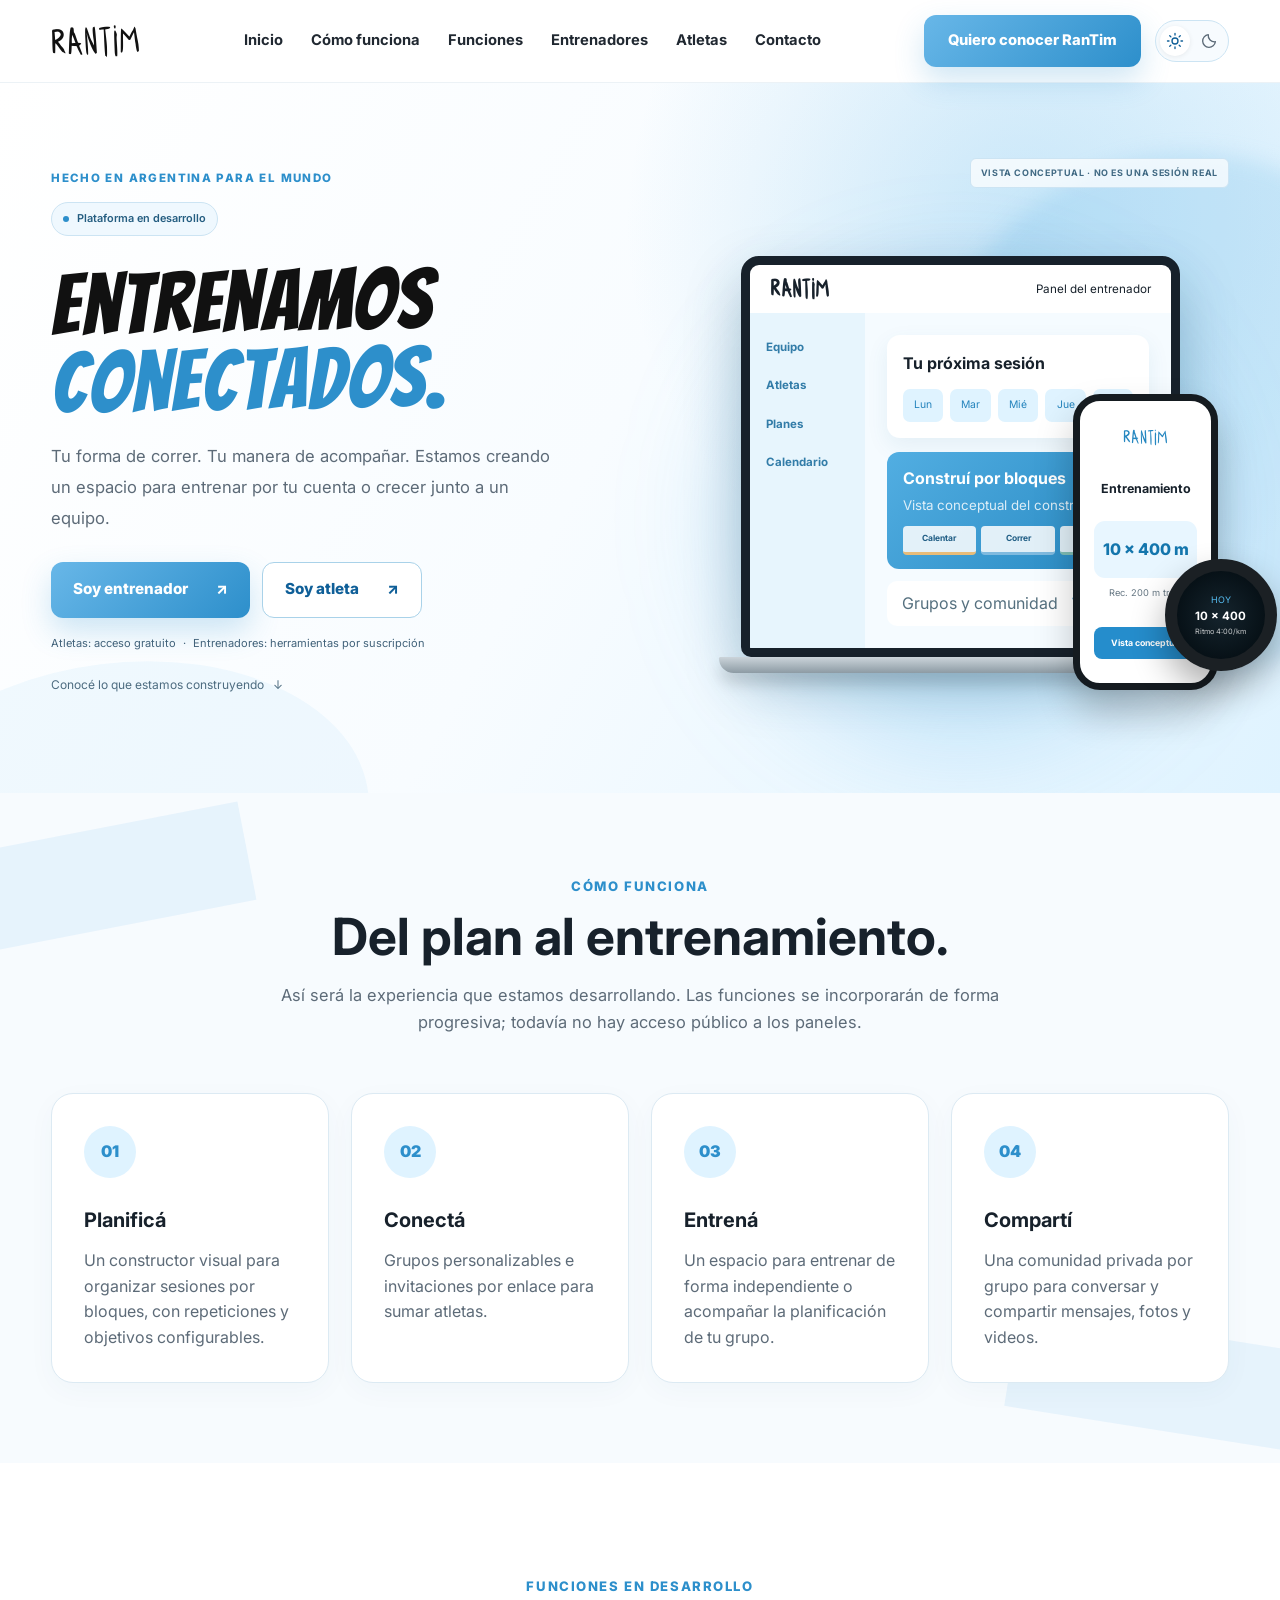
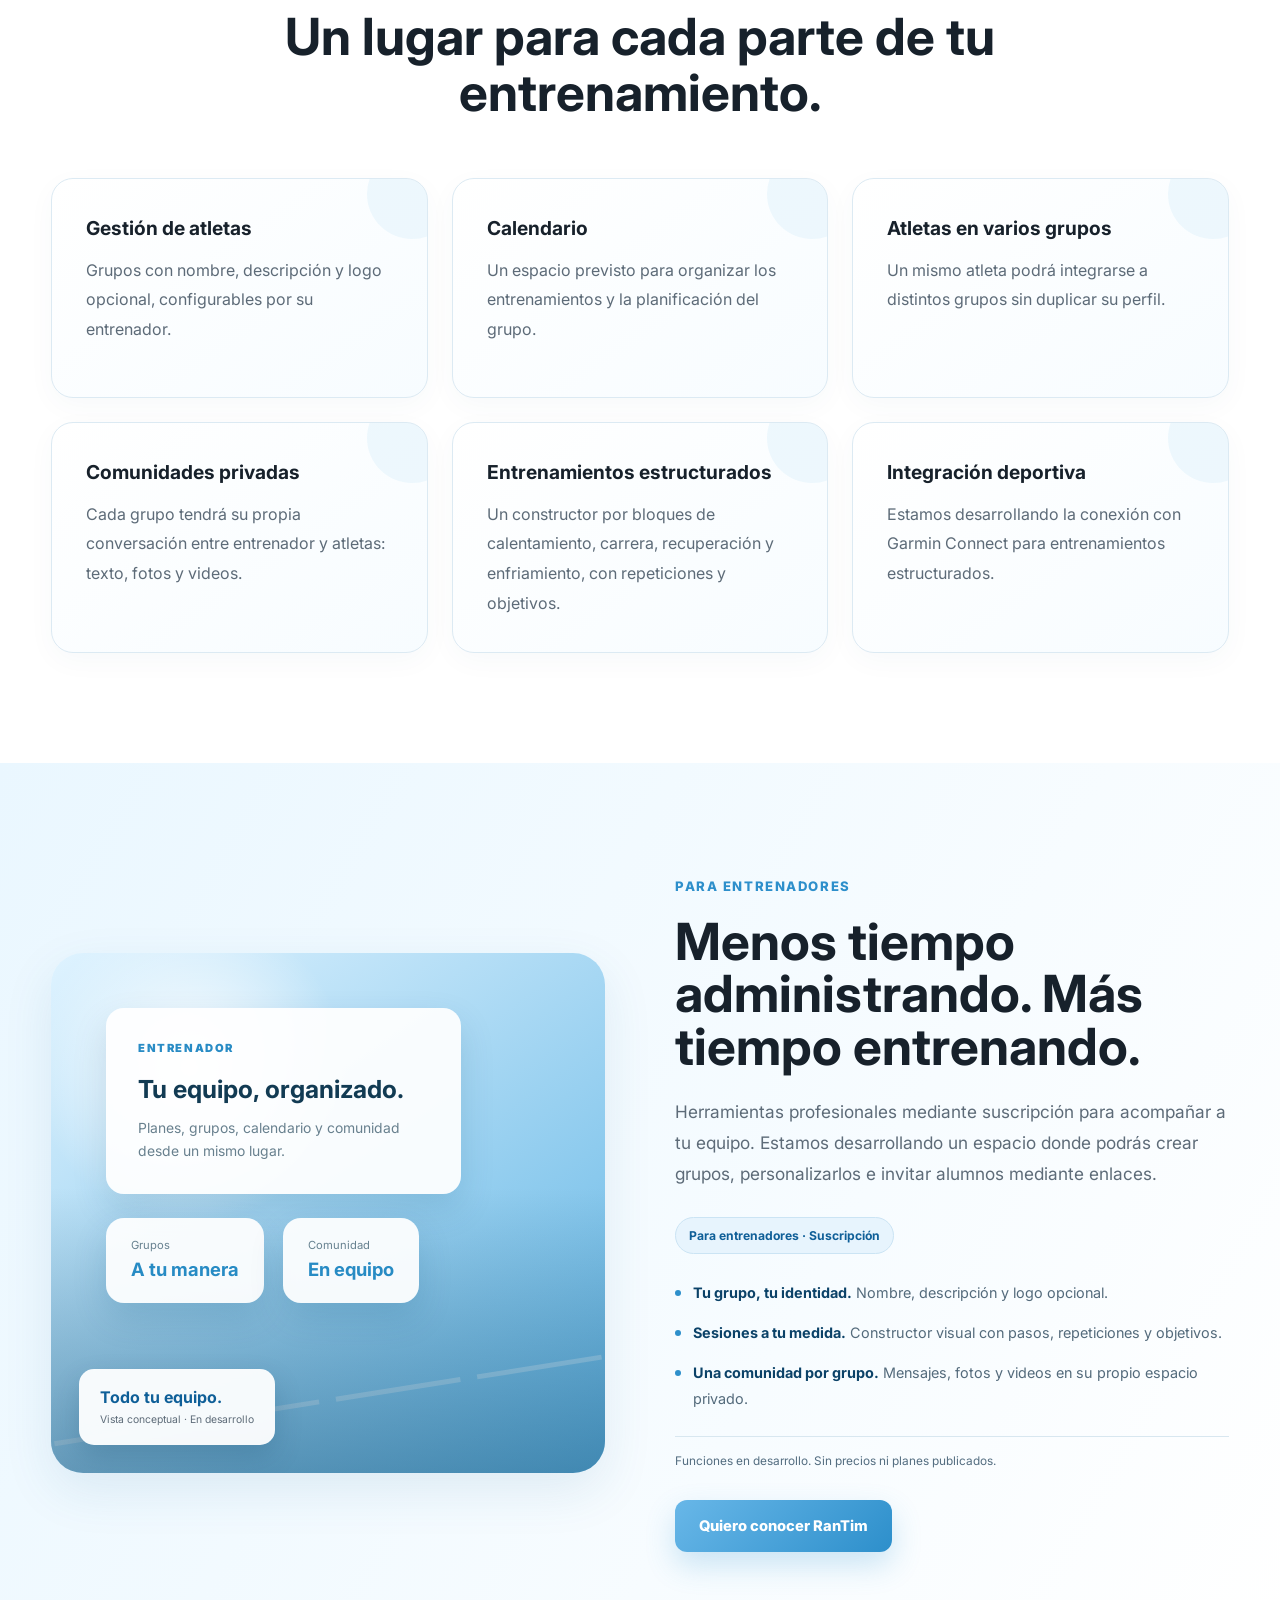
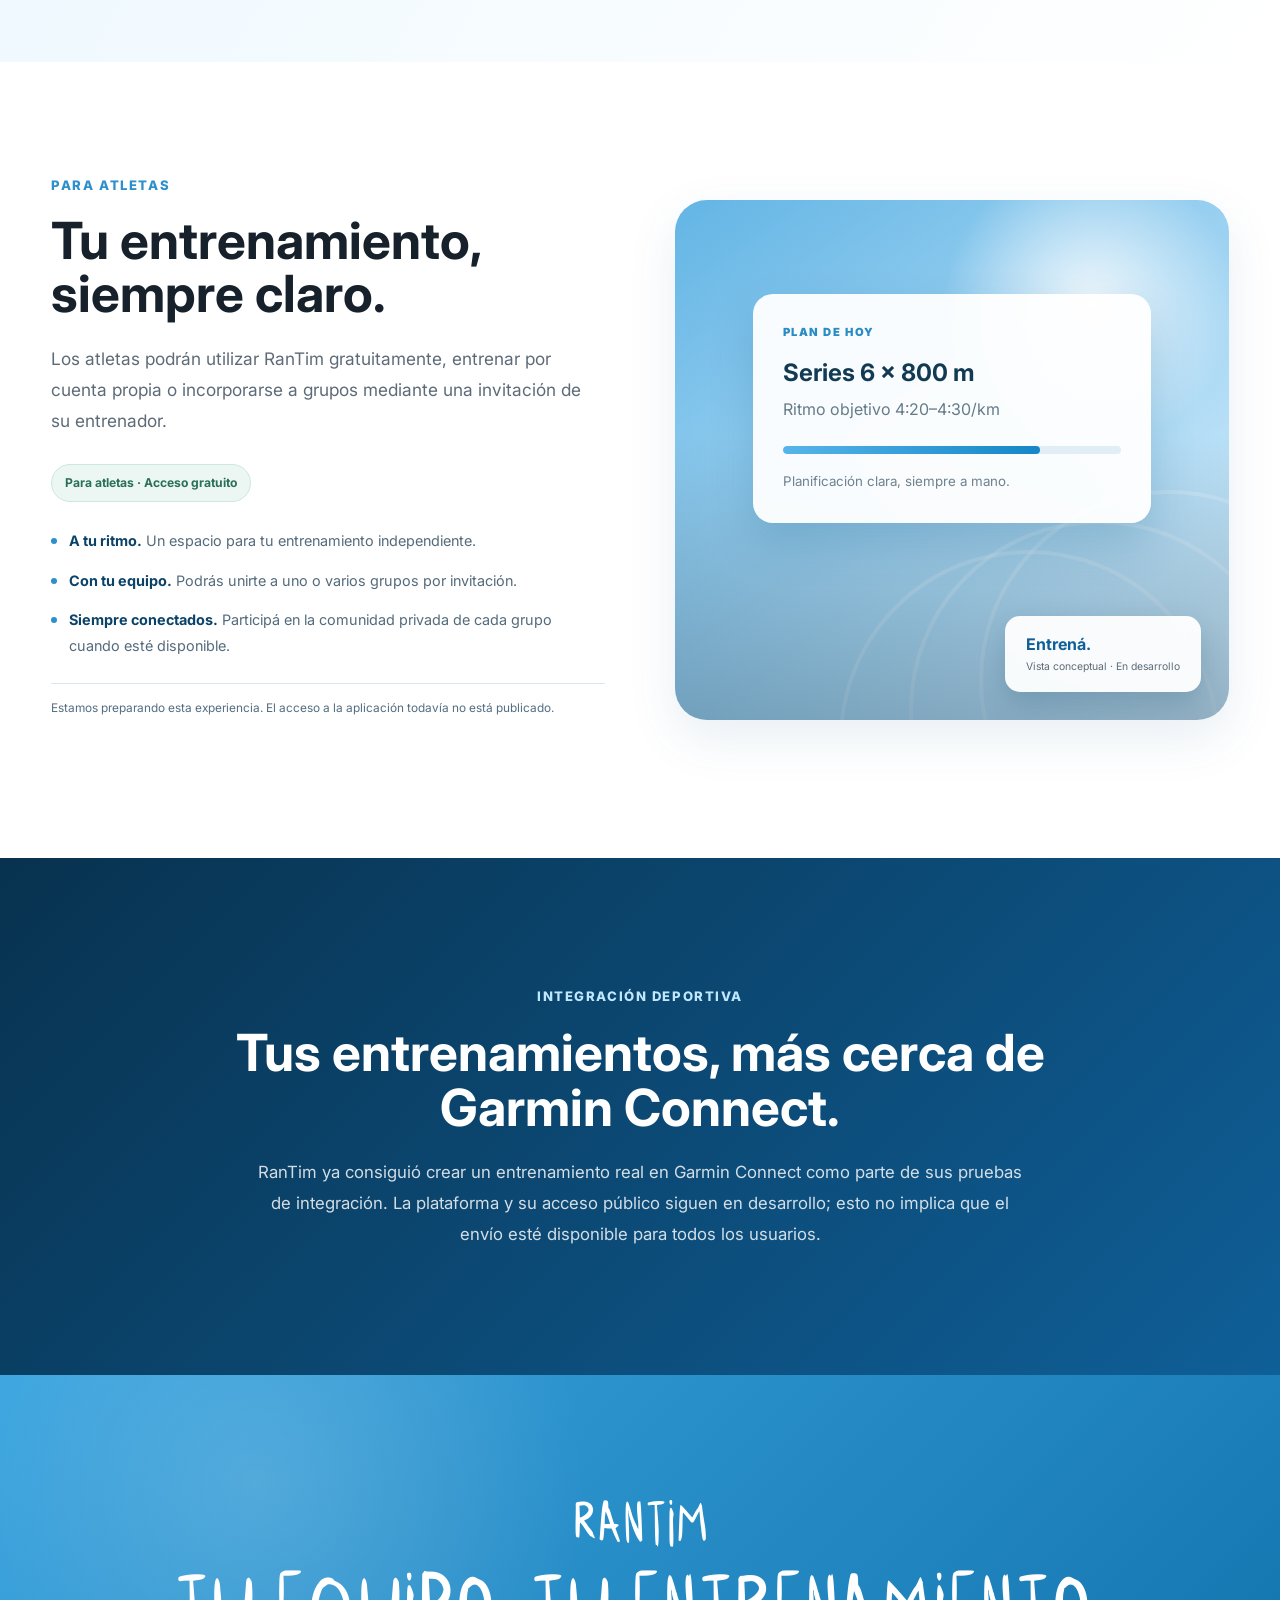
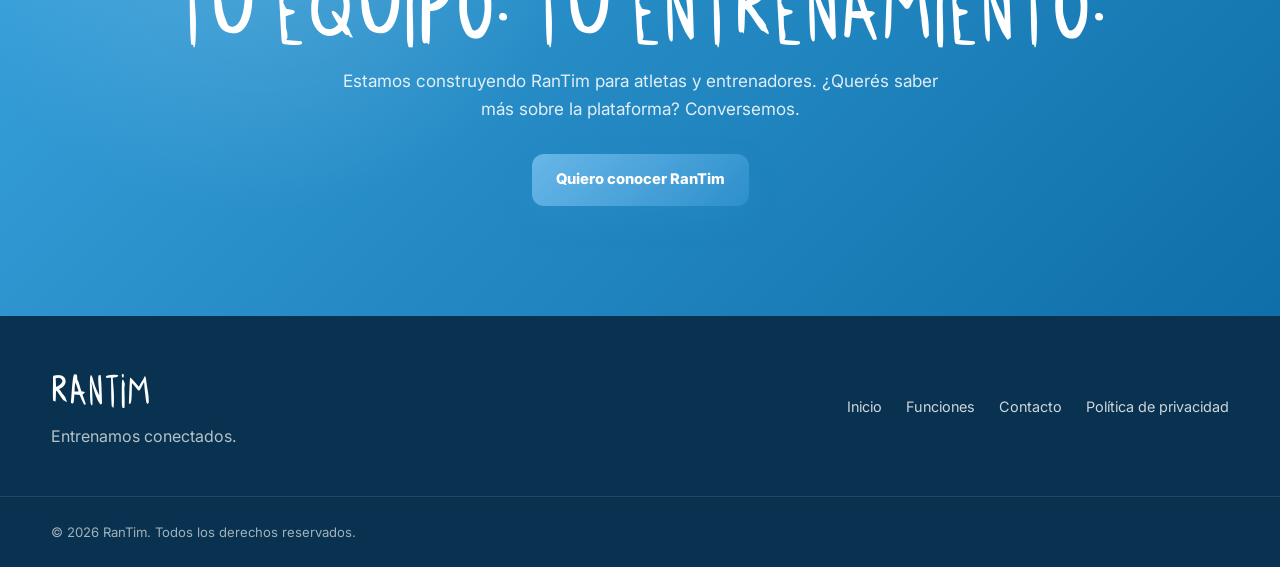
<file: index.html>
<!DOCTYPE html>
<html lang="es">

<head>
    <meta charset="UTF-8" />
    <meta name="viewport" content="width=device-width, initial-scale=1.0" />
    <meta name="description"
        content="RanTim conecta atletas y entrenadores. Acceso gratuito para atletas y herramientas profesionales por suscripción para entrenadores. Plataforma en desarrollo." />

    <title>RanTim | Entrenamos conectados</title>

    <meta name="theme-color" content="#ffffff" />
    <script src="theme.js"></script>
    <style>html { background: #fff; color-scheme: light; } html[data-theme="dark"] { background: #0b1422; color-scheme: dark; }</style>
    <link rel="stylesheet" href="styles.css?v=6d0919a34687" />
</head>

<body class="landing-refresh">

    <header class="site-header">
        <div class="container nav-wrapper">

            <a href="#inicio" class="brand">
                RanTim
            </a>

            <nav class="main-nav">
                <a href="#inicio">Inicio</a>
                <a href="#como-funciona">Cómo funciona</a>
                <a href="#funciones">Funciones</a>
                <a href="#entrenadores">Entrenadores</a>
                <a href="#atletas">Atletas</a>
                <a href="#contacto">Contacto</a>
            </nav>

            <div class="header-actions">
            <a href="https://wa.me/5492983419423?text=Hola%20Dario%2C%20quiero%20conocer%20m%C3%A1s%20sobre%20RanTim"
                class="btn btn-primary" target="_blank" rel="noopener noreferrer">
                Quiero conocer RanTim
            </a>
            <button type="button" class="landing-theme-toggle" aria-label="Modo oscuro" aria-pressed="false" title="Cambiar tema" hidden>
                <svg class="theme-sun" width="18" height="18" viewBox="0 0 24 24" fill="none" stroke="currentColor" stroke-width="1.8" stroke-linecap="round" aria-hidden="true"><circle cx="12" cy="12" r="4"/><path d="M12 2v2m0 16v2M2 12h2m16 0h2M5 5l1.5 1.5m11 11L19 19M5 19l1.5-1.5m11-11L19 5"/></svg>
                <svg class="theme-moon" width="18" height="18" viewBox="0 0 24 24" fill="none" stroke="currentColor" stroke-width="1.8" stroke-linecap="round" stroke-linejoin="round" aria-hidden="true"><path d="M20.5 13A8.5 8.5 0 0 1 11 3.5 8.5 8.5 0 1 0 20.5 13Z"/></svg>
            </button>
            </div>

        </div>
    </header>


    <main>

        <section class="hero" id="inicio">
            <div class="container hero-grid">

                <div class="hero-content">

                    <span class="hero-kicker">
                        Hecho en Argentina para el mundo
                    </span>

                    <span class="development-label"><span aria-hidden="true"></span> Plataforma en desarrollo</span>

                    <h1>
                        Entrenamos
                        <span>conectados.</span>
                    </h1>

                    <p class="hero-description">
                        Tu forma de correr. Tu manera de acompañar. Estamos creando un espacio
                        para entrenar por tu cuenta o crecer junto a un equipo.
                    </p>

                    <div class="hero-actions profile-actions">
                        <a href="https://app.rantim.com.ar/?perfil=entrenador" class="btn btn-primary"><span>Soy entrenador</span><span aria-hidden="true">↗</span></a>
                        <a href="https://app.rantim.com.ar/?perfil=atleta" class="btn btn-secondary"><span>Soy atleta</span><span aria-hidden="true">↗</span></a>
                    </div>
                    <p class="profile-access-note"><span>Atletas: acceso gratuito</span><span aria-hidden="true">·</span><span>Entrenadores: herramientas por suscripción</span></p>
                    <a href="#como-funciona" class="hero-explore">Conocé lo que estamos construyendo <span aria-hidden="true">↓</span></a>

                </div>


                <div class="hero-visual">
                    <span class="concept-label">VISTA CONCEPTUAL · NO ES UNA SESIÓN REAL</span>

                    <div class="hero-device">
                        <div class="hero-device-glow"></div>

                        <div class="mock-laptop" aria-label="Vista conceptual del panel de RanTim">
                            <div class="mock-laptop-screen">
                                <div class="mock-topbar">
                                    <strong>RanTim</strong>
                                    <span>Panel del entrenador</span>
                                </div>

                                <div class="mock-dashboard">
                                    <aside class="mock-sidebar">
                                        <span>Equipo</span>
                                        <span>Atletas</span>
                                        <span>Planes</span>
                                        <span>Calendario</span>
                                    </aside>

                                    <div class="mock-content">
                                        <div class="mock-week">
                                            <strong>Tu próxima sesión</strong>
                                            <div class="mock-days">
                                                <span>Lun</span>
                                                <span>Mar</span>
                                                <span>Mié</span>
                                                <span>Jue</span>
                                                <span>Vie</span>
                                            </div>
                                        </div>

                                        <div class="mock-workout">
                                            <strong>Construí por bloques</strong>
                                            <small>Vista conceptual del constructor</small>
                                            <div class="landing-mini-blocks"><span>Calentar</span><span>Correr</span><span>Repetir</span></div>
                                        </div>

                                        <div class="mock-athletes">
                                            <span>Grupos y comunidad</span>
                                            <strong>Tu equipo</strong>
                                        </div>
                                    </div>
                                </div>
                            </div>
                            <div class="mock-laptop-base"></div>
                        </div>

                        <div class="mock-phone" aria-label="Vista conceptual del entrenamiento del atleta">
                            <span class="mock-phone-brand">RanTim</span>
                            <strong>Entrenamiento</strong>
                            <div class="mock-phone-workout">10 × 400 m</div>
                            <small>Rec. 200 m trote</small>
                            <button type="button" disabled aria-label="Vista conceptual, sin sesión disponible">Vista conceptual</button>
                        </div>

                        <div class="mock-watch" aria-label="Reloj deportivo">
                            <span>HOY</span>
                            <strong>10 × 400</strong>
                            <small>Ritmo 4:00/km</small>
                        </div>
                    </div>

                </div>

            </div>
        </section>


        <section class="workflow" id="como-funciona">
            <div class="container">

                <div class="section-heading">
                    <span>Cómo funciona</span>

                    <h2>
                        Del plan al entrenamiento.
                    </h2>

                    <p>
                        Así será la experiencia que estamos desarrollando. Las funciones se incorporarán
                        de forma progresiva; todavía no hay acceso público a los paneles.
                    </p>
                </div>


                <div class="workflow-grid">

                    <article class="workflow-card">
                        <div class="workflow-number">01</div>

                        <h3>Planificá</h3>

                        <p>
                            Un constructor visual para organizar sesiones por bloques,
                            con repeticiones y objetivos configurables.
                        </p>
                    </article>


                    <article class="workflow-card">
                        <div class="workflow-number">02</div>

                        <h3>Conectá</h3>

                        <p>
                            Grupos personalizables e invitaciones por enlace para sumar atletas.
                        </p>
                    </article>


                    <article class="workflow-card">
                        <div class="workflow-number">03</div>

                        <h3>Entrená</h3>

                        <p>
                            Un espacio para entrenar de forma independiente
                            o acompañar la planificación de tu grupo.
                        </p>
                    </article>


                    <article class="workflow-card">
                        <div class="workflow-number">04</div>

                        <h3>Compartí</h3>

                        <p>
                            Una comunidad privada por grupo para conversar
                            y compartir mensajes, fotos y videos.
                        </p>
                    </article>

                </div>

            </div>
        </section>


        <section class="features" id="funciones">
            <div class="container">

                <div class="section-heading">
                    <span>Funciones en desarrollo</span>

                    <h2>
                        Un lugar para cada parte de tu entrenamiento.
                    </h2>
                </div>


                <div class="features-grid">

                    <article class="feature-card">
                        <h3>Gestión de atletas</h3>

                        <p>
                            Grupos con nombre, descripción y logo opcional, configurables por su entrenador.
                        </p>
                    </article>


                    <article class="feature-card">
                        <h3>Calendario</h3>

                        <p>
                            Un espacio previsto para organizar los entrenamientos y la planificación del grupo.
                        </p>
                    </article>


                    <article class="feature-card">
                        <h3>Atletas en varios grupos</h3>

                        <p>
                            Un mismo atleta podrá integrarse a distintos grupos sin duplicar su perfil.
                        </p>
                    </article>


                    <article class="feature-card">
                        <h3>Comunidades privadas</h3>

                        <p>
                            Cada grupo tendrá su propia conversación entre entrenador y atletas: texto, fotos y videos.
                        </p>
                    </article>


                    <article class="feature-card">
                        <h3>Entrenamientos estructurados</h3>

                        <p>
                            Un constructor por bloques de calentamiento, carrera, recuperación y enfriamiento, con repeticiones y objetivos.
                        </p>
                    </article>


                    <article class="feature-card">
                        <h3>Integración deportiva</h3>

                        <p>
                            Estamos desarrollando la conexión con Garmin Connect para entrenamientos estructurados.
                        </p>
                    </article>

                </div>

            </div>
        </section>


        <section class="coach-section" id="entrenadores">
            <div class="container split-section">

                <div class="split-image coach-image">
                    <div class="coach-visual">
                        <div class="coach-card coach-card-main">
                            <span class="visual-label">ENTRENADOR</span>
                            <strong>Tu equipo, organizado.</strong>
                            <p>Planes, grupos, calendario y comunidad desde un mismo lugar.</p>
                        </div>

                        <div class="coach-card coach-card-small">
                            <span>Grupos</span>
                            <strong>A tu manera</strong>
                        </div>

                        <div class="coach-card coach-card-small">
                            <span>Comunidad</span>
                            <strong>En equipo</strong>
                        </div>

                        <div class="coach-track">
                            <span></span>
                            <span></span>
                            <span></span>
                            <span></span>
                        </div>
                    </div>

                    <div class="image-badge">
                        <strong>Todo tu equipo.</strong>
                        <span>Vista conceptual · En desarrollo</span>
                    </div>
                </div>


                <div class="split-content">

                    <span class="section-kicker">
                        Para entrenadores
                    </span>

                    <h2>
                        Menos tiempo administrando.
                        Más tiempo entrenando.
                    </h2>

                    <p>
                        Herramientas profesionales mediante suscripción para acompañar a tu equipo.
                        Estamos desarrollando un espacio donde podrás crear grupos, personalizarlos e invitar alumnos mediante enlaces.
                    </p>
                    <span class="profile-model">Para entrenadores · Suscripción</span>
                    <ul class="profile-benefits">
                        <li><strong>Tu grupo, tu identidad.</strong> Nombre, descripción y logo opcional.</li>
                        <li><strong>Sesiones a tu medida.</strong> Constructor visual con pasos, repeticiones y objetivos.</li>
                        <li><strong>Una comunidad por grupo.</strong> Mensajes, fotos y videos en su propio espacio privado.</li>
                    </ul>
                    <p class="profile-development">Funciones en desarrollo. Sin precios ni planes publicados.
                    </p>

                    <a href="https://wa.me/5492983419423?text=Hola%20Dario%2C%20quiero%20conocer%20m%C3%A1s%20sobre%20RanTim"
                        class="btn btn-primary" target="_blank" rel="noopener noreferrer">
                        Quiero conocer RanTim
                    </a>

                </div>

            </div>
        </section>


        <section class="athlete-section" id="atletas">
            <div class="container split-section reverse">

                <div class="split-image athlete-image">
                    <div class="athlete-visual">
                        <div class="runner-line runner-one"></div>
                        <div class="runner-line runner-two"></div>
                        <div class="runner-line runner-three"></div>

                        <div class="athlete-plan-card">
                            <span class="visual-label">PLAN DE HOY</span>
                            <strong>Series 6 × 800 m</strong>
                            <p>Ritmo objetivo 4:20–4:30/km</p>
                            <div class="athlete-progress">
                                <span></span>
                            </div>
                            <small>Planificación clara, siempre a mano.</small>
                        </div>
                    </div>

                    <div class="image-badge athlete-badge">
                        <strong>Entrená.</strong>
                        <span>Vista conceptual · En desarrollo</span>
                    </div>
                </div>


                <div class="split-content">

                    <span class="section-kicker">
                        Para atletas
                    </span>

                    <h2>
                        Tu entrenamiento,
                        siempre claro.
                    </h2>

                    <p>
                        Los atletas podrán utilizar RanTim gratuitamente, entrenar por cuenta propia
                        o incorporarse a grupos mediante una invitación de su entrenador.
                    </p>
                    <span class="profile-model profile-model-free">Para atletas · Acceso gratuito</span>
                    <ul class="profile-benefits">
                        <li><strong>A tu ritmo.</strong> Un espacio para tu entrenamiento independiente.</li>
                        <li><strong>Con tu equipo.</strong> Podrás unirte a uno o varios grupos por invitación.</li>
                        <li><strong>Siempre conectados.</strong> Participá en la comunidad privada de cada grupo cuando esté disponible.</li>
                    </ul>
                    <p class="profile-development">Estamos preparando esta experiencia. El acceso a la aplicación todavía no está publicado.
                    </p>

                </div>

            </div>
        </section>


        <section class="garmin-preview">
            <div class="container">

                <div class="garmin-card">

                    <span class="section-kicker">
                        Integración deportiva
                    </span>

                    <h2>
                        Tus entrenamientos, más cerca de Garmin Connect.
                    </h2>

                    <p>
                        RanTim ya consiguió crear un entrenamiento real en Garmin Connect como parte de sus pruebas de integración.
                        La plataforma y su acceso público siguen en desarrollo; esto no implica que el envío esté disponible para todos los usuarios.
                    </p>

                </div>

            </div>
        </section>


        <section class="cta-section" id="contacto">
            <div class="container cta-wrapper">

                <span>
                    RanTim
                </span>

                <h2>
                    Tu equipo.
                    Tu entrenamiento.
                </h2>

                <p>
                    Estamos construyendo RanTim para atletas y entrenadores.
                    ¿Querés saber más sobre la plataforma? Conversemos.
                </p>

                <a href="https://wa.me/5492983419423?text=Hola%20Dario%2C%20quiero%20conocer%20m%C3%A1s%20sobre%20RanTim"
                    class="btn btn-primary" target="_blank" rel="noopener noreferrer">
                    Quiero conocer RanTim
                </a>

            </div>
        </section>

    </main>


    <footer class="site-footer">
        <div class="container footer-grid">

            <div class="footer-brand">
                <strong>
                    RanTim
                </strong>

                <p>
                    Entrenamos conectados.
                </p>
            </div>


            <div class="footer-links">
                <a href="#inicio">Inicio</a>
                <a href="#funciones">Funciones</a>
                <a href="#contacto">Contacto</a>
                <a href="privacy.html">Política de privacidad</a>
            </div>

        </div>


        <div class="footer-bottom">
            <div class="container">
                <p>
                    © 2026 RanTim. Todos los derechos reservados.
                </p>
            </div>
        </div>
    </footer>


    <!-- Theme is initialized in the head; section navigation remains native HTML. -->

</body>

</html>
</file>
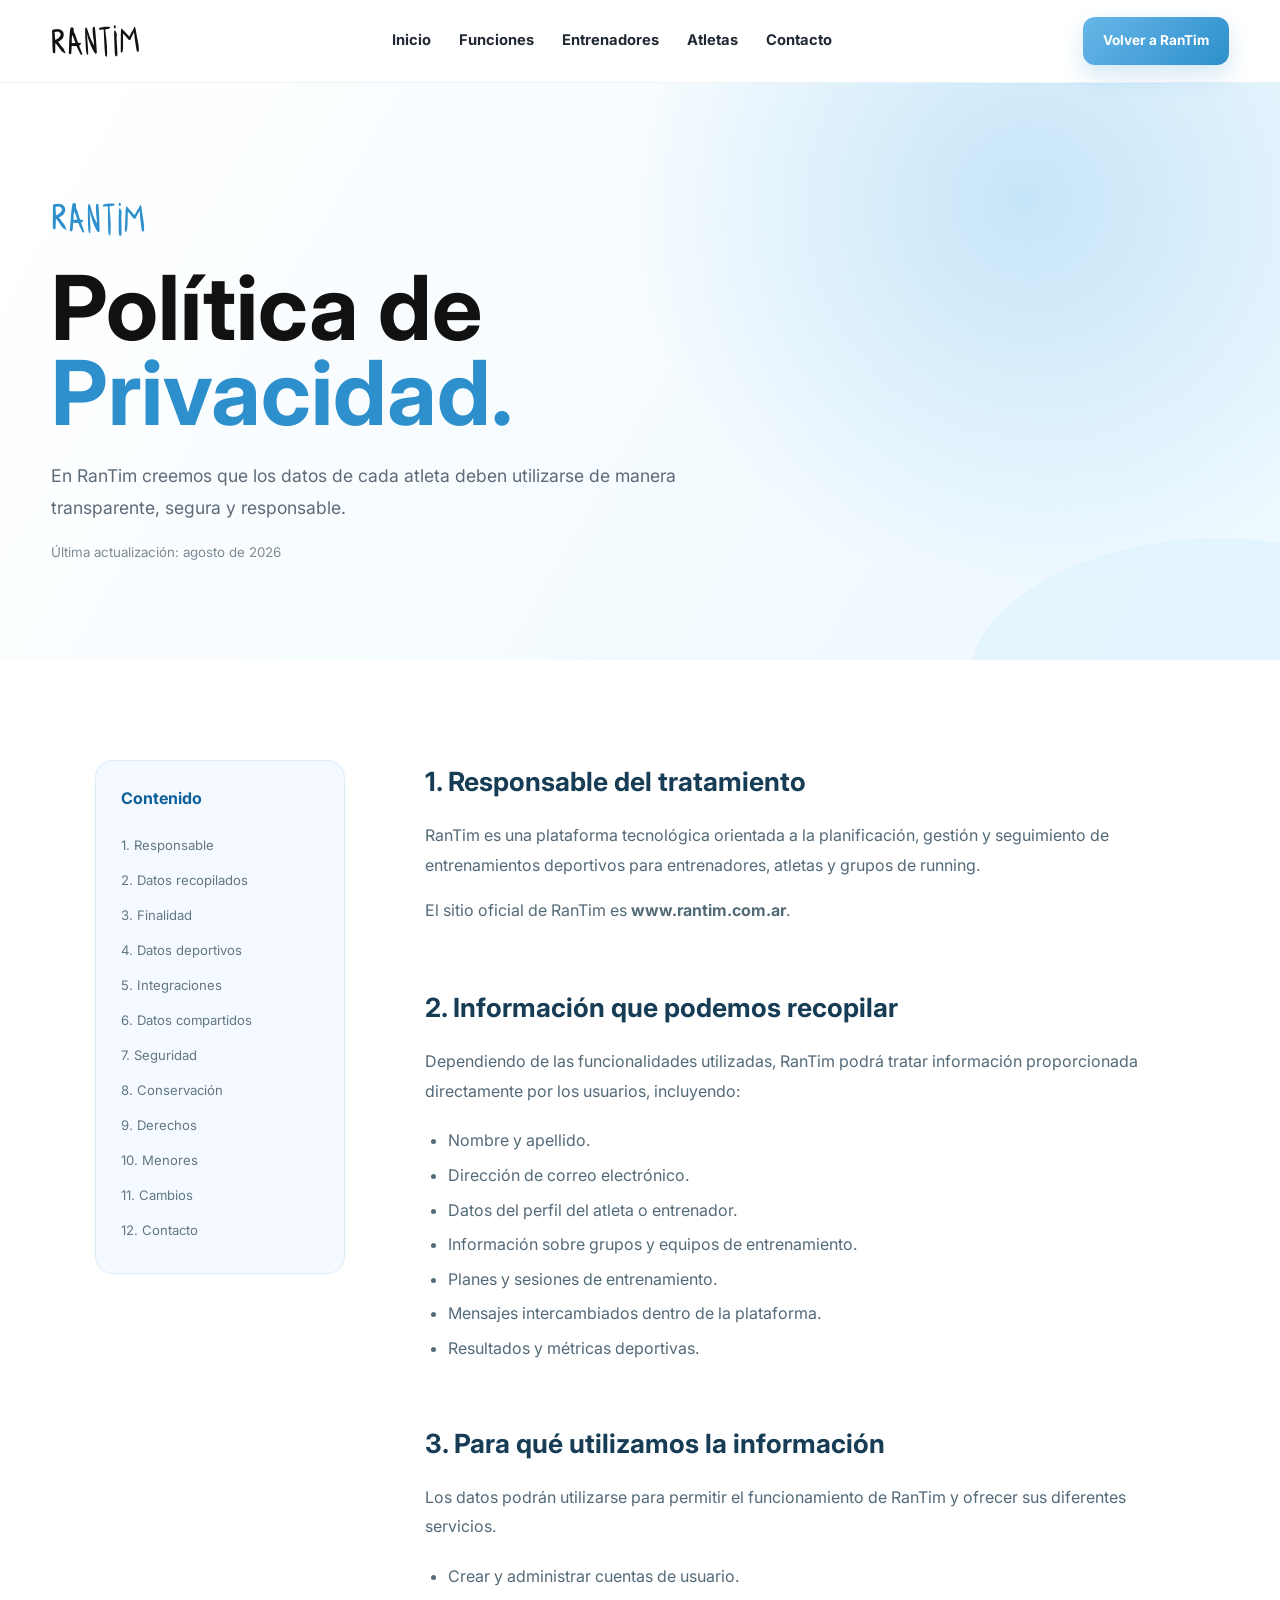
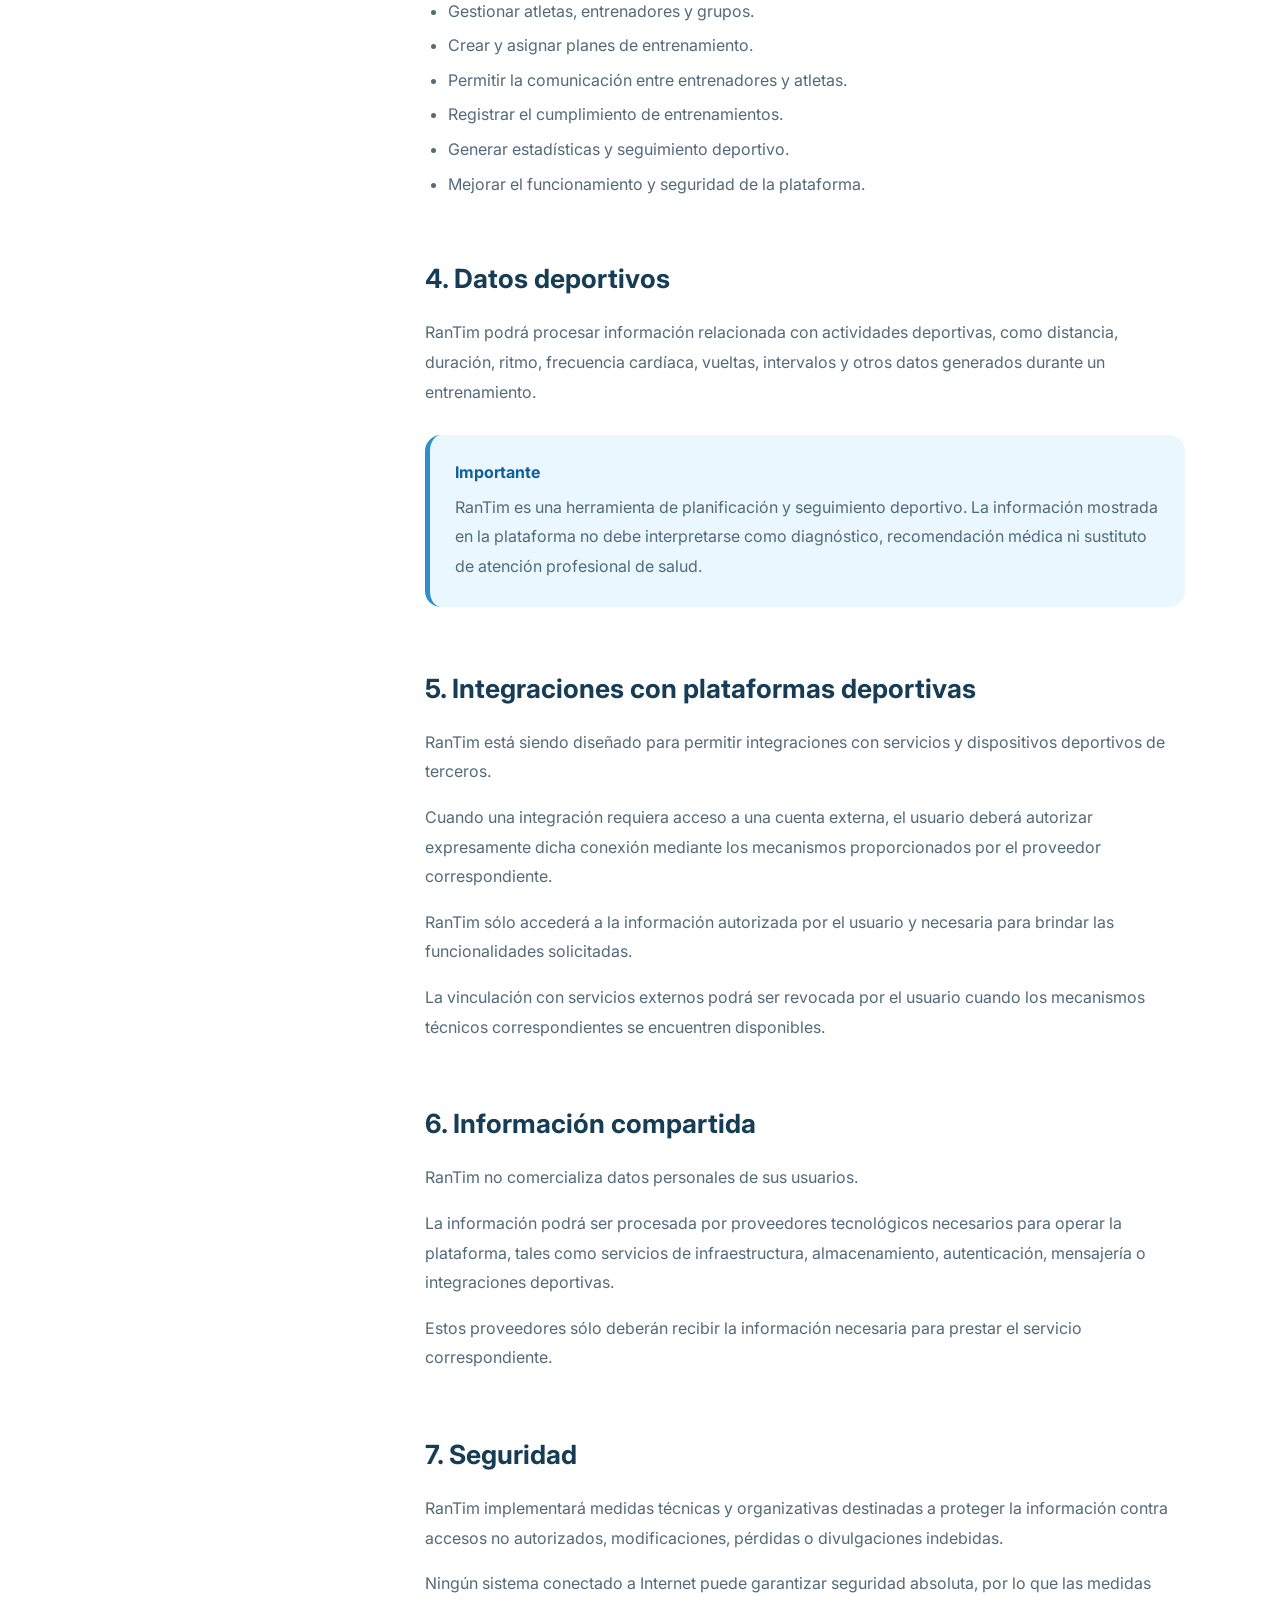
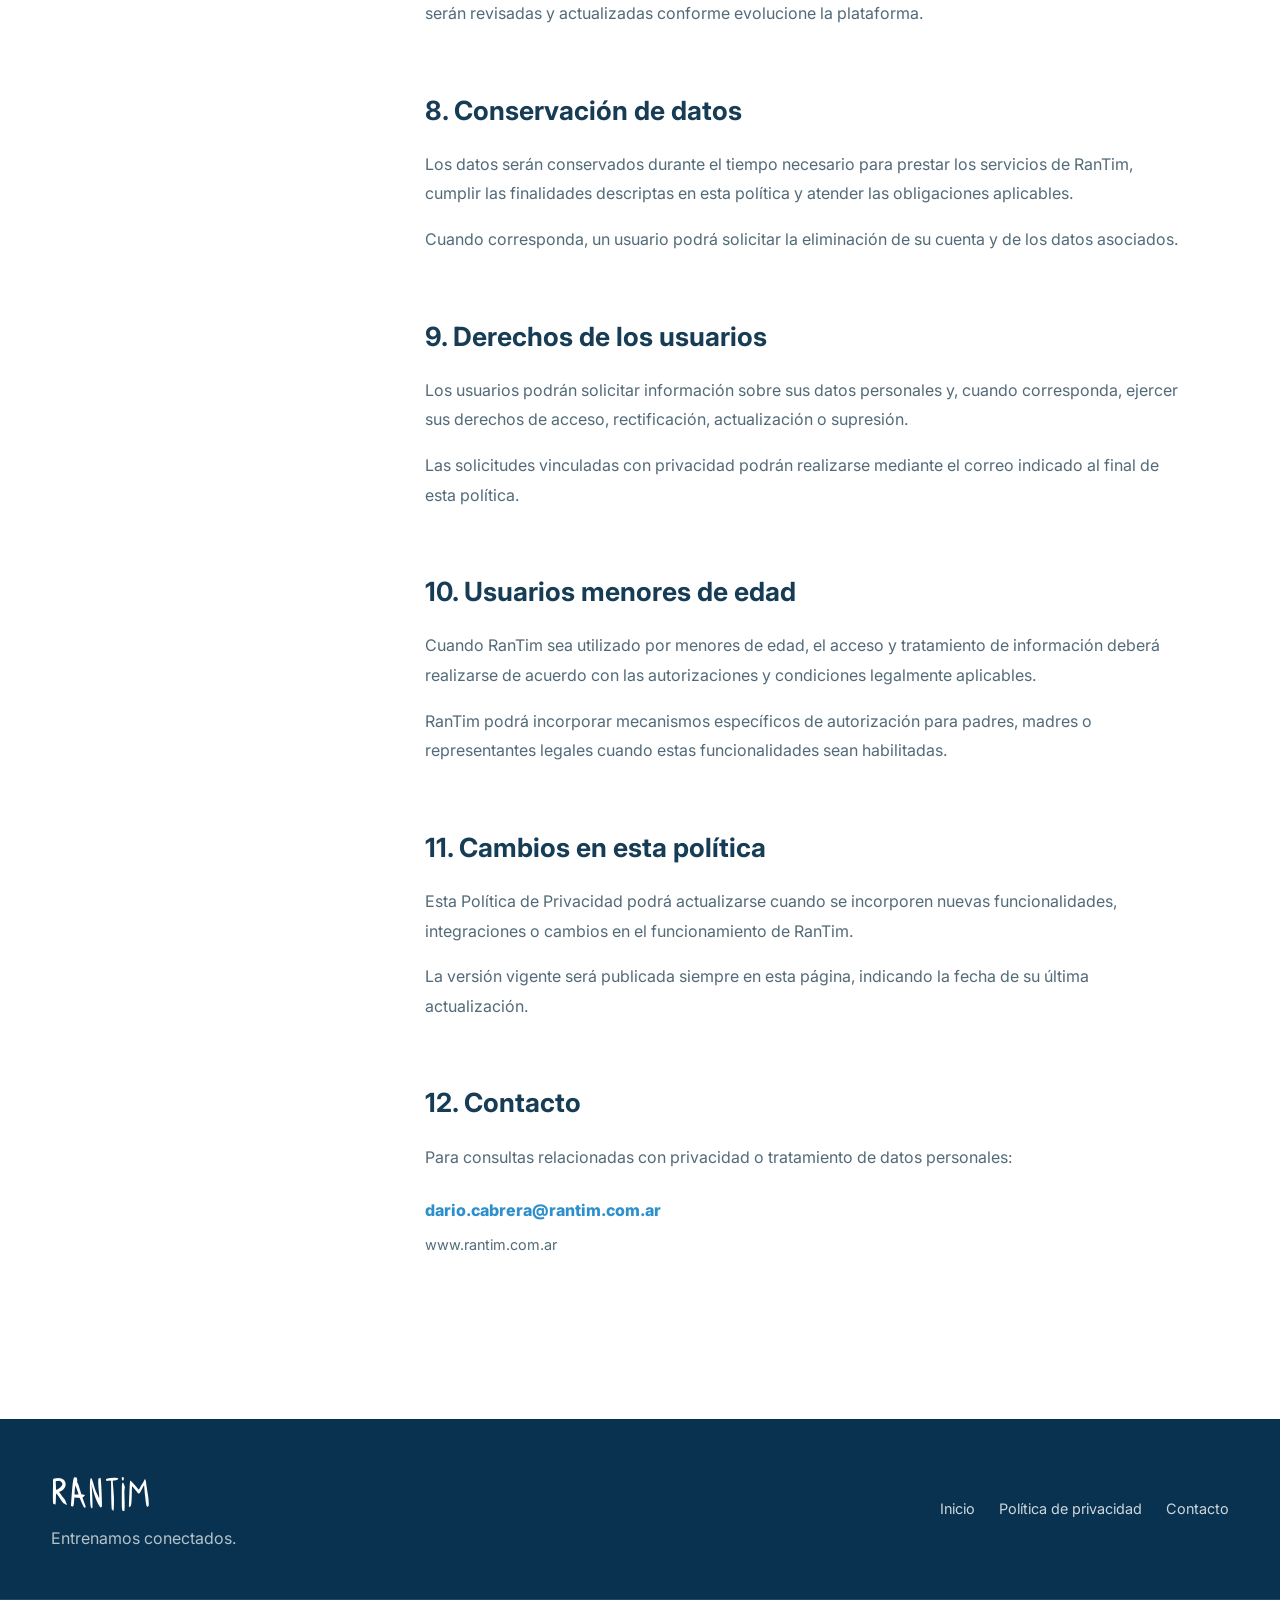
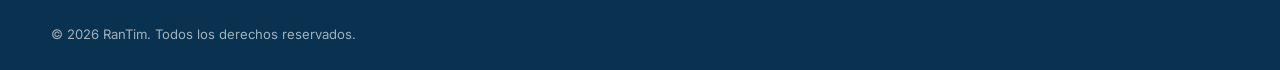
<file: privacy.html>
<!DOCTYPE html>
<html lang="es">

<head>
  <meta charset="UTF-8" />
  <meta name="viewport" content="width=device-width, initial-scale=1.0" />

  <meta
    name="description"
    content="Política de Privacidad de RanTim."
  />

  <title>Política de Privacidad | RanTim</title>

  <link rel="stylesheet" href="styles.css" />
</head>

<body>

  <header class="site-header">
    <div class="container nav-wrapper">

      <a href="index.html" class="brand">
        RanTim
      </a>

      <nav class="main-nav">
        <a href="index.html#inicio">Inicio</a>
        <a href="index.html#funciones">Funciones</a>
        <a href="index.html#entrenadores">Entrenadores</a>
        <a href="index.html#atletas">Atletas</a>
        <a href="index.html#contacto">Contacto</a>
      </nav>

      <a href="index.html" class="nav-cta">
        Volver a RanTim
      </a>

    </div>
  </header>


  <main class="privacy-page">

    <section class="privacy-hero">

      <div class="container">

        <span class="privacy-kicker">
          RanTim
        </span>

        <h1>
          Política de
          <span>Privacidad.</span>
        </h1>

        <p>
          En RanTim creemos que los datos de cada atleta deben
          utilizarse de manera transparente, segura y responsable.
        </p>

        <small>
          Última actualización: agosto de 2026
        </small>

      </div>

    </section>


    <section class="privacy-content">

      <div class="container privacy-layout">

        <aside class="privacy-index">

          <strong>Contenido</strong>

          <a href="#responsable">1. Responsable</a>
          <a href="#datos">2. Datos recopilados</a>
          <a href="#finalidad">3. Finalidad</a>
          <a href="#deportivos">4. Datos deportivos</a>
          <a href="#garmin">5. Integraciones</a>
          <a href="#compartir">6. Datos compartidos</a>
          <a href="#seguridad">7. Seguridad</a>
          <a href="#conservacion">8. Conservación</a>
          <a href="#derechos">9. Derechos</a>
          <a href="#menores">10. Menores</a>
          <a href="#cambios">11. Cambios</a>
          <a href="#contacto-privacidad">12. Contacto</a>

        </aside>


        <article class="privacy-document">


          <section id="responsable">

            <h2>1. Responsable del tratamiento</h2>

            <p>
              RanTim es una plataforma tecnológica orientada a la
              planificación, gestión y seguimiento de entrenamientos
              deportivos para entrenadores, atletas y grupos de running.
            </p>

            <p>
              El sitio oficial de RanTim es
              <strong>www.rantim.com.ar</strong>.
            </p>

          </section>


          <section id="datos">

            <h2>2. Información que podemos recopilar</h2>

            <p>
              Dependiendo de las funcionalidades utilizadas, RanTim podrá
              tratar información proporcionada directamente por los usuarios,
              incluyendo:
            </p>

            <ul>
              <li>Nombre y apellido.</li>
              <li>Dirección de correo electrónico.</li>
              <li>Datos del perfil del atleta o entrenador.</li>
              <li>Información sobre grupos y equipos de entrenamiento.</li>
              <li>Planes y sesiones de entrenamiento.</li>
              <li>Mensajes intercambiados dentro de la plataforma.</li>
              <li>Resultados y métricas deportivas.</li>
            </ul>

          </section>


          <section id="finalidad">

            <h2>3. Para qué utilizamos la información</h2>

            <p>
              Los datos podrán utilizarse para permitir el funcionamiento
              de RanTim y ofrecer sus diferentes servicios.
            </p>

            <ul>
              <li>Crear y administrar cuentas de usuario.</li>
              <li>Gestionar atletas, entrenadores y grupos.</li>
              <li>Crear y asignar planes de entrenamiento.</li>
              <li>Permitir la comunicación entre entrenadores y atletas.</li>
              <li>Registrar el cumplimiento de entrenamientos.</li>
              <li>Generar estadísticas y seguimiento deportivo.</li>
              <li>Mejorar el funcionamiento y seguridad de la plataforma.</li>
            </ul>

          </section>


          <section id="deportivos">

            <h2>4. Datos deportivos</h2>

            <p>
              RanTim podrá procesar información relacionada con actividades
              deportivas, como distancia, duración, ritmo, frecuencia cardíaca,
              vueltas, intervalos y otros datos generados durante un
              entrenamiento.
            </p>

            <div class="privacy-note">

              <strong>Importante</strong>

              <p>
                RanTim es una herramienta de planificación y seguimiento
                deportivo. La información mostrada en la plataforma no debe
                interpretarse como diagnóstico, recomendación médica ni
                sustituto de atención profesional de salud.
              </p>

            </div>

          </section>


          <section id="garmin">

            <h2>5. Integraciones con plataformas deportivas</h2>

            <p>
              RanTim está siendo diseñado para permitir integraciones con
              servicios y dispositivos deportivos de terceros.
            </p>

            <p>
              Cuando una integración requiera acceso a una cuenta externa,
              el usuario deberá autorizar expresamente dicha conexión mediante
              los mecanismos proporcionados por el proveedor correspondiente.
            </p>

            <p>
              RanTim sólo accederá a la información autorizada por el usuario
              y necesaria para brindar las funcionalidades solicitadas.
            </p>

            <p>
              La vinculación con servicios externos podrá ser revocada por
              el usuario cuando los mecanismos técnicos correspondientes
              se encuentren disponibles.
            </p>

          </section>


          <section id="compartir">

            <h2>6. Información compartida</h2>

            <p>
              RanTim no comercializa datos personales de sus usuarios.
            </p>

            <p>
              La información podrá ser procesada por proveedores tecnológicos
              necesarios para operar la plataforma, tales como servicios de
              infraestructura, almacenamiento, autenticación, mensajería o
              integraciones deportivas.
            </p>

            <p>
              Estos proveedores sólo deberán recibir la información necesaria
              para prestar el servicio correspondiente.
            </p>

          </section>


          <section id="seguridad">

            <h2>7. Seguridad</h2>

            <p>
              RanTim implementará medidas técnicas y organizativas destinadas
              a proteger la información contra accesos no autorizados,
              modificaciones, pérdidas o divulgaciones indebidas.
            </p>

            <p>
              Ningún sistema conectado a Internet puede garantizar seguridad
              absoluta, por lo que las medidas serán revisadas y actualizadas
              conforme evolucione la plataforma.
            </p>

          </section>


          <section id="conservacion">

            <h2>8. Conservación de datos</h2>

            <p>
              Los datos serán conservados durante el tiempo necesario para
              prestar los servicios de RanTim, cumplir las finalidades
              descriptas en esta política y atender las obligaciones
              aplicables.
            </p>

            <p>
              Cuando corresponda, un usuario podrá solicitar la eliminación
              de su cuenta y de los datos asociados.
            </p>

          </section>


          <section id="derechos">

            <h2>9. Derechos de los usuarios</h2>

            <p>
              Los usuarios podrán solicitar información sobre sus datos
              personales y, cuando corresponda, ejercer sus derechos de
              acceso, rectificación, actualización o supresión.
            </p>

            <p>
              Las solicitudes vinculadas con privacidad podrán realizarse
              mediante el correo indicado al final de esta política.
            </p>

          </section>


          <section id="menores">

            <h2>10. Usuarios menores de edad</h2>

            <p>
              Cuando RanTim sea utilizado por menores de edad, el acceso y
              tratamiento de información deberá realizarse de acuerdo con
              las autorizaciones y condiciones legalmente aplicables.
            </p>

            <p>
              RanTim podrá incorporar mecanismos específicos de autorización
              para padres, madres o representantes legales cuando estas
              funcionalidades sean habilitadas.
            </p>

          </section>


          <section id="cambios">

            <h2>11. Cambios en esta política</h2>

            <p>
              Esta Política de Privacidad podrá actualizarse cuando se
              incorporen nuevas funcionalidades, integraciones o cambios en
              el funcionamiento de RanTim.
            </p>

            <p>
              La versión vigente será publicada siempre en esta página,
              indicando la fecha de su última actualización.
            </p>

          </section>


          <section id="contacto-privacidad">

            <h2>12. Contacto</h2>

            <p>
              Para consultas relacionadas con privacidad o tratamiento de
              datos personales:
            </p>

            <a
              href="mailto:dario.cabrera@rantim.com.ar"
              class="privacy-email"
            >
              dario.cabrera@rantim.com.ar
            </a>

            <p class="privacy-domain">
              www.rantim.com.ar
            </p>

          </section>


        </article>

      </div>

    </section>

  </main>


  <footer class="site-footer">

    <div class="container footer-grid">

      <div class="footer-brand">

        <strong>RanTim</strong>

        <p>
          Entrenamos conectados.
        </p>

      </div>


      <div class="footer-links">

        <a href="index.html">Inicio</a>

        <a href="privacy.html">
          Política de privacidad
        </a>

        <a href="mailto:dario.cabrera@rantim.com.ar">
          Contacto
        </a>

      </div>

    </div>


    <div class="footer-bottom">

      <div class="container">

        <p>
          © 2026 RanTim. Todos los derechos reservados.
        </p>

      </div>

    </div>

  </footer>

</body>

</html>
</file>
<file: styles.css>
@import url("https://fonts.googleapis.com/css2?family=Bangers&family=Inter:wght@400;500;600;700;800&display=swap");

@font-face {
    font-family: "Malvinas Sans";
    src: url("./assets/fonts/MalvinasSans-Regular.otf") format("opentype");
    font-weight: normal;
    font-style: normal;
    font-display: swap;
}

:root {
    --sky: #68b7e8;
    --sky-soft: #dff3ff;
    --sky-dark: #2d8fcb;

    --blue: #0f5f98;
    --blue-dark: #0b4268;
    --blue-deep: #08324f;

    --white: #ffffff;
    --off-white: #f7fbfe;
    --text: #17212b;
    --muted: #5d6b78;
    --border: rgba(25, 90, 130, 0.12);

    --shadow-soft: 0 18px 50px rgba(26, 99, 145, 0.1);
    --shadow-card: 0 14px 35px rgba(16, 72, 110, 0.08);

    --radius: 22px;
    --radius-sm: 14px;

    --container: 1200px;
}


/* =========================
   RESET
========================= */

* {
    box-sizing: border-box;
    margin: 0;
    padding: 0;
}

html {
    scroll-behavior: smooth;
}

body {
    font-family: "Inter", sans-serif;
    color: var(--text);
    background: var(--white);
    line-height: 1.6;
    overflow-x: hidden;
}

img {
    max-width: 100%;
    display: block;
}

a {
    color: inherit;
    text-decoration: none;
}

button,
input,
textarea,
select {
    font: inherit;
}

.container {
    width: min(92%, var(--container));
    margin: 0 auto;
}


/* =========================
   HEADER
========================= */

.site-header {
    position: sticky;
    top: 0;
    z-index: 1000;
    background: rgba(255, 255, 255, 0.92);
    backdrop-filter: blur(16px);
    border-bottom: 1px solid rgba(17, 92, 138, 0.08);
}

.nav-wrapper {
    min-height: 82px;
    display: flex;
    align-items: center;
    justify-content: space-between;
    gap: 28px;
}

.brand {
    font-family: "Malvinas Sans", sans-serif;
    font-size: 2rem;
    font-weight: 400;
    line-height: 1;
    color: #111;
    transform: rotate(-2deg);
    white-space: nowrap;
}

.main-nav {
    display: flex;
    align-items: center;
    gap: 28px;
}

.main-nav a {
    font-size: 0.92rem;
    font-weight: 700;
    color: #202831;
    position: relative;
    transition: 0.25s ease;
}

.main-nav a::after {
    content: "";
    position: absolute;
    left: 0;
    bottom: -7px;
    width: 0;
    height: 3px;
    border-radius: 999px;
    background: var(--sky-dark);
    transition: width 0.25s ease;
}

.main-nav a:hover {
    color: var(--sky-dark);
}

.main-nav a:hover::after {
    width: 100%;
}

.nav-cta {
    background: linear-gradient(135deg, var(--sky), var(--sky-dark));
    color: var(--white);
    font-size: 0.85rem;
    font-weight: 700;
    padding: 13px 20px;
    border-radius: 12px;
    box-shadow: 0 10px 25px rgba(54, 149, 207, 0.22);
    transition: 0.25s ease;
}

.nav-cta:hover {
    transform: translateY(-2px);
    box-shadow: 0 14px 30px rgba(54, 149, 207, 0.28);
}


/* =========================
   HERO
========================= */

.hero {
    position: relative;
    min-height: 760px;
    display: flex;
    align-items: center;
    overflow: hidden;
    background:
        radial-gradient(circle at 80% 20%, rgba(122, 194, 236, 0.34), transparent 34%),
        linear-gradient(120deg, #ffffff 0%, #f8fcff 48%, #dff3ff 100%);
}

.hero::before {
    content: "";
    position: absolute;
    width: 520px;
    height: 520px;
    border-radius: 50%;
    right: -170px;
    top: 70px;
    background: rgba(112, 188, 233, 0.22);
    filter: blur(10px);
}

.hero::after {
    content: "";
    position: absolute;
    left: -130px;
    bottom: -190px;
    width: 500px;
    height: 320px;
    background: var(--sky);
    opacity: 0.08;
    transform: rotate(-7deg);
    border-radius: 50%;
}

.hero-grid {
    position: relative;
    z-index: 2;
    display: grid;
    grid-template-columns: 1.05fr 0.95fr;
    align-items: center;
    gap: 70px;
    padding: 90px 0;
}

.hero-content {
    max-width: 670px;
}

.hero-kicker,
.section-kicker {
    display: inline-block;
    font-weight: 800;
    font-size: 0.82rem;
    text-transform: uppercase;
    letter-spacing: 0.12em;
    color: var(--sky-dark);
    margin-bottom: 18px;
}

.hero h1 {
  font-family: "Bangers", sans-serif;
  font-size: clamp(4rem, 7vw, 7.4rem);
  line-height: 0.92;
  font-weight: 400;
  letter-spacing: 0.02em;
  color: #111;
  max-width: 650px;
  transform: rotate(-1deg);
}

.hero h1 span {
    display: block;
    color: var(--sky-dark);
}

.hero-description {
    margin-top: 28px;
    max-width: 590px;
    color: var(--muted);
    font-size: 1.13rem;
    line-height: 1.75;
}

.hero-actions {
    display: flex;
    gap: 14px;
    flex-wrap: wrap;
    margin-top: 34px;
}


/* =========================
   BUTTONS
========================= */

.btn {
    display: inline-flex;
    align-items: center;
    justify-content: center;
    min-height: 52px;
    padding: 0 24px;
    border-radius: 12px;
    font-weight: 800;
    font-size: 0.92rem;
    transition: 0.25s ease;
}

.btn-primary {
    color: var(--white);
    background: linear-gradient(135deg, var(--sky), var(--sky-dark));
    box-shadow: 0 13px 30px rgba(49, 149, 209, 0.23);
}

.btn-primary:hover {
    transform: translateY(-3px);
    box-shadow: 0 18px 35px rgba(49, 149, 209, 0.3);
}

.btn-secondary {
    background: rgba(255, 255, 255, 0.8);
    border: 2px solid rgba(55, 150, 208, 0.34);
    color: var(--sky-dark);
}

.btn-secondary:hover {
    background: var(--sky-soft);
    transform: translateY(-3px);
}

.btn-light {
    color: var(--blue);
    background: var(--white);
    box-shadow: 0 13px 30px rgba(2, 43, 69, 0.16);
}

.btn-light:hover {
    transform: translateY(-3px);
}


/* =========================
   HERO VISUAL
========================= */

.hero-visual {
    min-height: 540px;
    position: relative;
    display: flex;
    align-items: flex-end;
    justify-content: center;
}

.hero-message {
    position: absolute;
    top: 0;
    right: 25px;
    z-index: 3;
    font-family: "Malvinas Sans", sans-serif;
    font-size: 2.2rem;
    line-height: 0.95;
    color: #111;
    transform: rotate(-4deg);
    text-align: center;
}

.hero-message::after {
    content: "";
    display: block;
    height: 8px;
    width: 115%;
    margin-left: -8%;
    margin-top: 10px;
    background: var(--sky-dark);
    border-radius: 80% 40% 70% 40%;
    transform: rotate(-2deg);
    opacity: 0.85;
}

.hero-device {
    width: 100%;
    position: relative;
    display: flex;
    justify-content: center;
    align-items: flex-end;
    z-index: 2;
}

.hero-device img {
    position: relative;
    z-index: 2;
    width: 100%;
    max-width: 630px;
    height: auto;
    object-fit: contain;
    filter: drop-shadow(0 30px 35px rgba(5, 68, 107, 0.22));
    transition: transform 0.4s ease;
}

.hero-device img:hover {
    transform: translateY(-8px);
}

.hero-device-glow {
    position: absolute;
    width: 430px;
    height: 430px;
    border-radius: 50%;
    background: rgba(72, 171, 228, 0.2);
    filter: blur(45px);
    bottom: -40px;
    left: 50%;
    transform: translateX(-50%);
}


/* =========================
   SECTION HEADING
========================= */

.section-heading {
    max-width: 720px;
    margin: 0 auto 58px;
    text-align: center;
}

.section-heading>span {
    display: inline-block;
    color: var(--sky-dark);
    font-size: 0.82rem;
    font-weight: 800;
    text-transform: uppercase;
    letter-spacing: 0.12em;
    margin-bottom: 12px;
}

.section-heading h2 {
    font-size: clamp(2rem, 4vw, 3.2rem);
    line-height: 1.08;
    margin-bottom: 18px;
}

.section-heading p {
    color: var(--muted);
    font-size: 1.03rem;
}


/* =========================
   WORKFLOW
========================= */

.workflow {
    position: relative;
    padding: 105px 0;
    background: var(--off-white);
    overflow: hidden;
}

.workflow::before,
.workflow::after {
    content: "";
    position: absolute;
    width: 340px;
    height: 100px;
    background: var(--sky);
    opacity: 0.12;
    transform: rotate(-11deg);
}

.workflow::before {
    left: -90px;
    top: 40px;
}

.workflow::after {
    right: -70px;
    bottom: 30px;
    transform: rotate(9deg);
}

.workflow-grid {
    position: relative;
    z-index: 2;
    display: grid;
    grid-template-columns: repeat(4, 1fr);
    gap: 22px;
}

.workflow-card {
    min-height: 250px;
    padding: 32px;
    background: var(--white);
    border-radius: var(--radius);
    border: 1px solid var(--border);
    box-shadow: var(--shadow-card);
    transition: 0.3s ease;
}

.workflow-card:hover {
    transform: translateY(-8px);
}

.workflow-number {
    width: 52px;
    height: 52px;
    border-radius: 50%;
    display: grid;
    place-items: center;
    background: var(--sky-soft);
    color: var(--sky-dark);
    font-weight: 900;
    margin-bottom: 26px;
}

.workflow-card h3 {
    font-size: 1.25rem;
    margin-bottom: 12px;
}

.workflow-card p {
    color: var(--muted);
}


/* =========================
   FEATURES
========================= */

.features {
    padding: 110px 0;
    background: var(--white);
}

.features-grid {
    display: grid;
    grid-template-columns: repeat(3, 1fr);
    gap: 24px;
}

.feature-card {
    padding: 34px;
    min-height: 220px;
    border-radius: var(--radius);
    background:
        linear-gradient(145deg, #ffffff, #f7fcff);
    border: 1px solid var(--border);
    box-shadow: var(--shadow-card);
    position: relative;
    overflow: hidden;
    transition: 0.3s ease;
}

.feature-card::before {
    content: "";
    position: absolute;
    width: 90px;
    height: 90px;
    right: -30px;
    top: -30px;
    border-radius: 50%;
    background: var(--sky);
    opacity: 0.09;
}

.feature-card:hover {
    transform: translateY(-7px);
    border-color: rgba(66, 159, 215, 0.28);
}

.feature-card h3 {
    font-size: 1.2rem;
    margin-bottom: 12px;
}

.feature-card p {
    color: var(--muted);
}


/* =========================
   SPLIT SECTIONS
========================= */

.coach-section,
.athlete-section {
    padding: 110px 0;
}

.coach-section {
    background: linear-gradient(120deg, #eaf7ff, #ffffff);
}

.athlete-section {
    background: var(--white);
}

.split-section {
    display: grid;
    grid-template-columns: 1fr 1fr;
    gap: 70px;
    align-items: center;
}

.split-section.reverse .split-image {
    order: 2;
}

.split-image {
    min-height: 520px;
}

.split-image {
    position: relative;
    min-height: 520px;
    border-radius: 32px;
    overflow: hidden;
    box-shadow: var(--shadow-soft);
}

.split-image img {
    width: 100%;
    height: 520px;
    object-fit: cover;
    display: block;
    transition: transform 0.6s ease;
}

.split-image:hover img {
    transform: scale(1.035);
}

.split-image::after {
    content: "";
    position: absolute;
    inset: 0;
    background:
        linear-gradient(to top,
            rgba(7, 54, 84, 0.35),
            transparent 55%);
    pointer-events: none;
}

.image-badge {
    position: absolute;
    z-index: 3;
    left: 28px;
    bottom: 28px;
    background: rgba(255, 255, 255, 0.94);
    backdrop-filter: blur(10px);
    padding: 16px 21px;
    border-radius: 15px;
    box-shadow: 0 12px 28px rgba(0, 55, 88, 0.18);
}

.image-badge strong {
    display: block;
    color: var(--blue);
    font-size: 1rem;
}

.image-badge span {
    display: block;
    color: var(--muted);
    font-size: 0.82rem;
    margin-top: 2px;
}

.athlete-badge {
    left: auto;
    right: 28px;
}

.split-content h2 {
    font-size: clamp(2.3rem, 4vw, 4rem);
    line-height: 1.02;
    max-width: 560px;
    margin-bottom: 24px;
}

.split-content p {
    color: var(--muted);
    font-size: 1.08rem;
    line-height: 1.8;
    max-width: 580px;
    margin-bottom: 28px;
}


/* =========================
   GARMIN PREVIEW
========================= */

.garmin-preview {
    padding: 85px 0;
    background:
        linear-gradient(135deg, var(--blue-deep), var(--blue));
}

.garmin-card {
    max-width: 860px;
    margin: 0 auto;
    text-align: center;
    color: var(--white);
    padding: 40px 20px;
}

.garmin-card .section-kicker {
    color: #bfe8ff;
}

.garmin-card h2 {
    font-size: clamp(2.1rem, 4vw, 3.5rem);
    line-height: 1.08;
    margin-bottom: 22px;
}

.garmin-card p {
    max-width: 760px;
    margin: 0 auto;
    color: rgba(255, 255, 255, 0.82);
    font-size: 1.05rem;
    line-height: 1.8;
}


/* =========================
   CTA
========================= */

.cta-section {
    padding: 110px 0;
    background:
        radial-gradient(circle at 20% 20%, rgba(255, 255, 255, 0.16), transparent 30%),
        linear-gradient(135deg, #3aa4df, #0f6fa8);
    color: var(--white);
    text-align: center;
}

.cta-wrapper>span {
    display: inline-block;
    font-family: "Malvinas Sans", sans-serif;
    font-size: 3rem;
    margin-bottom: 10px;
}

.cta-wrapper h2 {
    font-family: "Malvinas Sans", sans-serif;
    font-size: clamp(3rem, 6vw, 5.5rem);
    line-height: 0.98;
    font-weight: 400;
    margin-bottom: 20px;
}

.cta-wrapper p {
    max-width: 620px;
    margin: 0 auto 32px;
    font-size: 1.07rem;
    color: rgba(255, 255, 255, 0.86);
}


/* =========================
   FOOTER
========================= */

.site-footer {
    background: var(--blue-deep);
    color: var(--white);
}

.footer-grid {
    min-height: 180px;
    display: flex;
    justify-content: space-between;
    align-items: center;
    gap: 40px;
}

.footer-brand strong {
    display: block;
    font-family: "Malvinas Sans", sans-serif;
    font-size: 2.2rem;
    font-weight: 400;
    margin-bottom: 4px;
}

.footer-brand p {
    color: rgba(255, 255, 255, 0.7);
}

.footer-links {
    display: flex;
    gap: 24px;
    flex-wrap: wrap;
}

.footer-links a {
    font-size: 0.9rem;
    color: rgba(255, 255, 255, 0.8);
    transition: 0.25s ease;
}

.footer-links a:hover {
    color: var(--white);
}

.footer-bottom {
    border-top: 1px solid rgba(255, 255, 255, 0.11);
}

.footer-bottom .container {
    min-height: 70px;
    display: flex;
    align-items: center;
}

.footer-bottom p {
    font-size: 0.82rem;
    color: rgba(255, 255, 255, 0.62);
}


/* =========================
   RESPONSIVE
========================= */

@media (max-width: 1100px) {

    .main-nav {
        gap: 18px;
    }

    .nav-cta {
        display: none;
    }

    .hero-grid,
    .split-section {
        gap: 45px;
    }

    .workflow-grid {
        grid-template-columns: repeat(2, 1fr);
    }
}


@media (max-width: 900px) {

    .nav-wrapper {
        min-height: 74px;
    }

    .main-nav {
        display: none;
    }

    .hero {
        min-height: auto;
    }

    .hero-grid {
        grid-template-columns: 1fr;
        padding: 70px 0 80px;
    }

    .hero-content {
        text-align: center;
        margin: 0 auto;
    }

    .hero-description {
        margin-left: auto;
        margin-right: auto;
    }

    .hero-actions {
        justify-content: center;
    }

    .hero-visual {
        min-height: 450px;
    }

    .hero-message {
        right: 8%;
    }

    .features-grid {
        grid-template-columns: repeat(2, 1fr);
    }

    .split-section {
        grid-template-columns: 1fr;
    }

    .split-section.reverse .split-image {
        order: 0;
    }

    .split-content {
        text-align: center;
    }

    .split-content h2,
    .split-content p {
        margin-left: auto;
        margin-right: auto;
    }

    .split-image,
    .image-placeholder {
        min-height: 420px;
    }
}


/* =====================================================
   RANTIM - VISUALES HERO / ENTRENADOR / ATLETA
===================================================== */

/* ---------- HERO DEVICE ---------- */

.hero-device {
  position: relative;
  width: 100%;
  min-height: 500px;
  display: flex;
  align-items: flex-end;
  justify-content: center;
}

.hero-device-glow {
  position: absolute;
  width: 440px;
  height: 440px;
  border-radius: 50%;
  background: rgba(73, 173, 229, 0.28);
  filter: blur(60px);
  bottom: -30px;
  left: 50%;
  transform: translateX(-50%);
}


/* NOTEBOOK */

.mock-laptop {
  position: relative;
  width: 82%;
  z-index: 2;
  margin-bottom: 35px;
}

.mock-laptop-screen {
  background: #17212b;
  border: 9px solid #17212b;
  border-radius: 18px 18px 10px 10px;
  overflow: hidden;
  box-shadow: 0 25px 55px rgba(8, 61, 94, 0.28);
}

.mock-topbar {
  height: 48px;
  background: white;
  display: flex;
  align-items: center;
  justify-content: space-between;
  padding: 0 20px;
  color: #17212b;
  font-size: 0.73rem;
}

.mock-topbar strong {
  font-family: "Malvinas Sans", sans-serif;
  font-size: 1.3rem;
}

.mock-dashboard {
  min-height: 275px;
  display: grid;
  grid-template-columns: 115px 1fr;
  background: #f5fbff;
}

.mock-sidebar {
  padding: 25px 16px;
  background: #e7f5fd;
  display: flex;
  flex-direction: column;
  gap: 20px;
  color: #327ca8;
  font-size: 0.72rem;
  font-weight: 700;
}

.mock-content {
  padding: 22px;
}

.mock-week {
  background: white;
  border-radius: 13px;
  padding: 16px;
  box-shadow: 0 8px 22px rgba(28, 102, 145, 0.08);
}

.mock-days {
  display: grid;
  grid-template-columns: repeat(5, 1fr);
  gap: 7px;
  margin-top: 13px;
}

.mock-days span {
  text-align: center;
  padding: 8px 3px;
  border-radius: 7px;
  background: #dff3ff;
  color: #2584bd;
  font-size: 0.65rem;
}

.mock-workout {
  margin-top: 14px;
  padding: 14px 16px;
  border-radius: 12px;
  background: linear-gradient(135deg, #52aee2, #2587c0);
  color: white;
}

.mock-workout strong,
.mock-workout small {
  display: block;
}

.mock-workout small {
  opacity: 0.82;
  margin-top: 3px;
}

.mock-athletes {
  margin-top: 12px;
  display: flex;
  align-items: center;
  justify-content: space-between;
  background: white;
  border-radius: 10px;
  padding: 10px 15px;
  color: #55707f;
}

.mock-athletes strong {
  font-size: 1.3rem;
  color: #2587c0;
}

.mock-laptop-base {
  width: 110%;
  height: 16px;
  margin-left: -5%;
  border-radius: 2px 2px 20px 20px;
  background: linear-gradient(#cbd4da, #8d9ba4);
  box-shadow: 0 10px 15px rgba(0, 0, 0, 0.15);
}


/* TELÉFONO */

.mock-phone {
  position: absolute;
  z-index: 5;
  right: 2%;
  bottom: 18px;
  width: 145px;
  min-height: 290px;
  padding: 24px 14px;
  border: 7px solid #151b20;
  border-radius: 27px;
  background: white;
  box-shadow: 0 22px 38px rgba(0, 0, 0, 0.22);
  text-align: center;
}

.mock-phone-brand {
  display: block;
  font-family: "Malvinas Sans", sans-serif;
  color: #2587c0;
  margin-bottom: 24px;
}

.mock-phone > strong {
  font-size: 0.78rem;
}

.mock-phone-workout {
  margin-top: 20px;
  padding: 16px 5px;
  background: #e8f6ff;
  color: #1476ad;
  border-radius: 11px;
  font-weight: 800;
}

.mock-phone small {
  display: block;
  font-size: 0.58rem;
  margin-top: 8px;
  color: #667783;
}

.mock-phone button {
  margin-top: 26px;
  width: 100%;
  border: 0;
  border-radius: 8px;
  padding: 9px;
  background: #258dcc;
  color: white;
  font-weight: 700;
  font-size: 0.65rem;
}


/* RELOJ */

.mock-watch {
  position: absolute;
  right: -48px;
  bottom: 37px;
  z-index: 6;

  width: 112px;
  height: 112px;
  border-radius: 50%;
  border: 12px solid #1b2024;

  background:
    radial-gradient(circle at center, #15242d 0%, #071117 70%);

  color: white;
  display: flex;
  flex-direction: column;
  align-items: center;
  justify-content: center;

  box-shadow: 0 18px 35px rgba(0, 0, 0, 0.32);
}

.mock-watch span {
  color: #56bdf1;
  font-size: 0.56rem;
}

.mock-watch strong {
  font-size: 0.72rem;
}

.mock-watch small {
  font-size: 0.46rem;
  opacity: 0.75;
}


/* =====================================================
   VISUAL ENTRENADOR
===================================================== */

.coach-visual {
  position: absolute;
  inset: 0;

  background:
    radial-gradient(circle at 25% 22%, rgba(255,255,255,.95), transparent 27%),
    linear-gradient(145deg, #dff3ff, #5fb4e4);

  padding: 55px;
}

.coach-card {
  position: relative;
  z-index: 2;
  border-radius: 18px;
  background: rgba(255,255,255,0.93);
  box-shadow: 0 15px 34px rgba(4, 72, 112, 0.15);
}

.coach-card-main {
  width: 80%;
  padding: 32px;
}

.visual-label {
  display: block;
  color: #298cc5;
  font-size: 0.7rem;
  font-weight: 900;
  letter-spacing: 0.14em;
  margin-bottom: 12px;
}

.coach-card-main strong {
  display: block;
  font-size: 1.55rem;
  color: #123b53;
}

.coach-card-main p {
  margin-top: 8px;
  max-width: 340px;
  color: #68808e;
  font-size: 0.87rem;
}

.coach-card-small {
  display: inline-flex;
  flex-direction: column;
  margin-top: 24px;
  margin-right: 15px;
  padding: 19px 25px;
}

.coach-card-small span {
  font-size: 0.7rem;
  color: #66818f;
}

.coach-card-small strong {
  color: #278bc4;
  font-size: 1.7rem;
}

.coach-track {
  position: absolute;
  left: 0;
  right: 0;
  bottom: 70px;
  display: flex;
  gap: 17px;
  transform: rotate(-9deg);
  opacity: 0.28;
}

.coach-track span {
  flex: 1;
  height: 5px;
  background: white;
}


/* =====================================================
   VISUAL ATLETA
===================================================== */

.athlete-visual {
  position: absolute;
  inset: 0;
  background:
    radial-gradient(circle at 75% 20%, rgba(255,255,255,.85), transparent 25%),
    linear-gradient(145deg, #63b5e5, #dff3ff);

  overflow: hidden;
}

.athlete-plan-card {
  position: absolute;
  z-index: 3;
  width: 72%;
  left: 14%;
  top: 18%;
  padding: 30px;
  border-radius: 20px;
  background: rgba(255,255,255,0.95);
  box-shadow: 0 20px 45px rgba(7, 79, 120, 0.18);
}

.athlete-plan-card strong {
  display: block;
  font-size: 1.5rem;
  color: #123b53;
}

.athlete-plan-card p {
  color: #657b88;
  margin-top: 5px;
}

.athlete-plan-card small {
  color: #6c8290;
}

.athlete-progress {
  height: 8px;
  width: 100%;
  border-radius: 99px;
  background: #e1eef5;
  margin: 23px 0 14px;
  overflow: hidden;
}

.athlete-progress span {
  display: block;
  width: 76%;
  height: 100%;
  border-radius: inherit;
  background: linear-gradient(90deg, #56b5ea, #1586c6);
}

.runner-line {
  position: absolute;
  width: 380px;
  height: 380px;
  border: 4px solid rgba(255,255,255,0.22);
  border-radius: 50%;
}

.runner-one {
  right: -130px;
  bottom: -150px;
}

.runner-two {
  right: -60px;
  bottom: -180px;
}

.runner-three {
  right: 10px;
  bottom: -210px;
}


/* =====================================================
   RESPONSIVE
===================================================== */

@media (max-width: 900px) {

  .hero-device {
    max-width: 650px;
    margin: 0 auto;
  }

  .mock-watch {
    right: 1%;
  }

  .coach-card-main {
    width: 90%;
  }
}

@media (max-width: 640px) {

  /* =====================================================
     HERO MOCKUP - MOBILE DEFINITIVO
  ===================================================== */

  .hero-visual {
    min-height: 315px;
    margin-top: 0;
    display: flex;
    align-items: center;
    justify-content: center;
  }

  .hero-device {
    position: relative;
    width: 100%;
    max-width: 340px;
    min-height: 285px;
    margin: 0 auto;
    display: flex;
    align-items: flex-end;
    justify-content: center;
    overflow: visible;
  }

  .hero-device-glow {
    width: 235px;
    height: 235px;
    bottom: 20px;
    filter: blur(34px);
  }

  .mock-laptop {
    position: relative;
    width: 88%;
    z-index: 2;
    margin: 0 0 38px;
  }

  .mock-laptop-screen {
    border-width: 5px;
    border-radius: 12px 12px 7px 7px;
  }

  .mock-topbar {
    height: 31px;
    padding: 0 8px;
    font-size: 0.46rem;
  }

  .mock-topbar strong {
    font-size: 0.82rem;
  }

  .mock-dashboard {
    min-height: 158px;
    grid-template-columns: 57px 1fr;
  }

  .mock-sidebar {
    padding: 11px 6px;
    gap: 10px;
    font-size: 0.43rem;
  }

  .mock-content {
    padding: 7px;
  }

  .mock-week {
    padding: 8px;
    border-radius: 8px;
  }

  .mock-week > strong {
    display: block;
    font-size: 0.58rem;
  }

  .mock-days {
    gap: 3px;
    margin-top: 6px;
  }

  .mock-days span {
    padding: 4px 1px;
    border-radius: 4px;
    font-size: 0.42rem;
  }

  .mock-workout {
    margin-top: 7px;
    padding: 8px;
    border-radius: 7px;
  }

  .mock-workout strong {
    font-size: 0.58rem;
  }

  .mock-workout small {
    margin-top: 1px;
    font-size: 0.41rem;
  }

  .mock-athletes {
    margin-top: 6px;
    padding: 5px 7px;
    border-radius: 6px;
    font-size: 0.43rem;
  }

  .mock-athletes strong {
    font-size: 0.78rem;
  }

  .mock-laptop-base {
    width: 106%;
    height: 9px;
    margin-left: -3%;
    border-radius: 1px 1px 12px 12px;
  }

  .mock-phone {
    width: 76px;
    min-height: 158px;
    right: 7%;
    bottom: 17px;
    z-index: 5;
    padding: 10px 5px;
    border-width: 4px;
    border-radius: 16px;
  }

  .mock-phone-brand {
    margin-bottom: 9px;
    font-size: 0.68rem;
  }

  .mock-phone > strong {
    font-size: 0.5rem;
  }

  .mock-phone-workout {
    margin-top: 9px;
    padding: 8px 2px;
    border-radius: 7px;
    font-size: 0.58rem;
  }

  .mock-phone small {
    margin-top: 4px;
    font-size: 0.37rem;
  }

  .mock-phone button {
    margin-top: 9px;
    padding: 5px 2px;
    border-radius: 5px;
    font-size: 0.4rem;
  }

  .mock-watch {
    width: 52px;
    height: 52px;
    right: 0;
    bottom: 25px;
    z-index: 6;
    border-width: 6px;
  }

  .mock-watch span {
    font-size: 0.34rem;
  }

  .mock-watch strong {
    font-size: 0.43rem;
  }

  .mock-watch small {
    font-size: 0.28rem;
  }

  .coach-visual {
    padding: 28px;
  }

  .coach-card-main {
    width: 100%;
    padding: 24px;
  }

  .coach-card-main strong,
  .athlete-plan-card strong {
    font-size: 1.2rem;
  }

  .coach-card-small {
    padding: 14px 17px;
    margin-right: 7px;
  }

  .athlete-plan-card {
    width: 84%;
    left: 8%;
    padding: 23px;
  }
}

/* =====================================================
   PRIVACY PAGE
===================================================== */

.privacy-page {
  background: #ffffff;
}

.privacy-hero {
  position: relative;
  padding: 110px 0 95px;
  overflow: hidden;

  background:
    radial-gradient(
      circle at 80% 20%,
      rgba(104, 183, 232, 0.32),
      transparent 35%
    ),
    linear-gradient(
      120deg,
      #ffffff,
      #ecf8ff
    );
}

.privacy-hero::after {
  content: "";

  position: absolute;

  right: -120px;
  bottom: -110px;

  width: 430px;
  height: 230px;

  border-radius: 50%;

  background: var(--sky);

  opacity: 0.08;

  transform: rotate(-7deg);
}

.privacy-kicker {
  display: block;

  font-family: "Malvinas Sans", sans-serif;

  font-size: 2.1rem;

  color: var(--sky-dark);

  margin-bottom: 18px;
}

.privacy-hero h1 {
  max-width: 700px;

  font-size: clamp(
    3rem,
    7vw,
    6rem
  );

  line-height: 0.95;

  color: #111;

  margin-bottom: 25px;
}

.privacy-hero h1 span {
  color: var(--sky-dark);
}

.privacy-hero p {
  max-width: 680px;

  font-size: 1.1rem;

  line-height: 1.8;

  color: var(--muted);

  margin-bottom: 16px;
}

.privacy-hero small {
  color: #7c8b95;
}


/* CONTENT */

.privacy-content {
  padding: 100px 0;
}

.privacy-layout {
  display: grid;

  grid-template-columns:
    250px
    minmax(0, 760px);

  justify-content: center;

  gap: 80px;

  align-items: start;
}


/* INDEX */

.privacy-index {
  position: sticky;

  top: 120px;

  display: flex;

  flex-direction: column;

  padding: 25px;

  border-radius: 18px;

  background: #f4faff;

  border: 1px solid
    rgba(51, 143, 198, 0.12);
}

.privacy-index strong {
  color: var(--blue);

  margin-bottom: 17px;
}

.privacy-index a {
  padding: 7px 0;

  font-size: 0.82rem;

  color: #637783;

  transition: 0.2s ease;
}

.privacy-index a:hover {
  color: var(--sky-dark);

  transform: translateX(4px);
}


/* DOCUMENT */

.privacy-document section {
  scroll-margin-top: 120px;

  margin-bottom: 60px;
}

.privacy-document h2 {
  font-size: 1.65rem;

  color: #163d55;

  margin-bottom: 19px;
}

.privacy-document p {
  margin-bottom: 16px;

  line-height: 1.85;

  color: #536a78;
}

.privacy-document ul {
  margin:
    22px
    0
    25px
    23px;
}

.privacy-document li {
  margin-bottom: 9px;

  color: #536a78;
}


/* NOTE */

.privacy-note {
  margin-top: 28px;

  padding: 25px;

  border-radius: 16px;

  background: #eaf7ff;

  border-left: 5px solid
    var(--sky-dark);
}

.privacy-note strong {
  color: var(--blue);
}

.privacy-note p {
  margin:
    7px
    0
    0;
}


/* EMAIL */

.privacy-email {
  display: inline-block;

  margin:
    10px
    0
    8px;

  color: var(--sky-dark);

  font-weight: 800;
}

.privacy-email:hover {
  text-decoration: underline;
}

.privacy-domain {
  font-size: 0.9rem;
}


/* RESPONSIVE */

@media (max-width: 900px) {

  .privacy-layout {
    grid-template-columns: 1fr;

    gap: 45px;
  }

  .privacy-index {
    position: static;

    display: grid;

    grid-template-columns:
      repeat(2, 1fr);

    gap: 4px 20px;
  }

  .privacy-index strong {
    grid-column: 1 / -1;
  }
}


@media (max-width: 600px) {

  .privacy-hero {
    padding:
      75px
      0
      65px;
  }

  .privacy-content {
    padding:
      70px
      0;
  }

  .privacy-index {
    grid-template-columns: 1fr;
  }

  .privacy-document h2 {
    font-size: 1.35rem;
  }

}
/* Public landing update. Scoped to leave the privacy document unchanged. */
.landing-refresh section[id] { scroll-margin-top: 110px; }
.landing-refresh .hero { min-height: 710px; overflow: clip; }
.landing-refresh .hero-grid { padding: 72px 0 82px; gap: 48px; }
.landing-refresh .hero-kicker { display: block; margin-bottom: 15px; font-size: .72rem; }
.landing-refresh .development-label { display: inline-flex; align-items: center; gap: 8px; padding: 7px 11px; margin-bottom: 26px; border: 1px solid #cce4f3; border-radius: 999px; background: #eff8fe; color: #245d80; font-size: .68rem; font-weight: 600; }
.landing-refresh .development-label > span { width: 6px; height: 6px; border-radius: 50%; background: var(--sky-dark); }
.landing-refresh .hero h1 { font-size: clamp(4rem,6.6vw,6.8rem); }
.landing-refresh .hero-description { font-size: 1.04rem; max-width: 520px; line-height: 1.85; margin-top: 24px; }
.landing-refresh .profile-actions { margin-top: 28px; gap: 12px; }
.landing-refresh .profile-actions .btn { gap: 28px; padding: 0 22px; min-height: 56px; font-size: .95rem; }
.landing-refresh .profile-actions .btn-secondary { background: #fff; border: 1px solid #a9d2e9; color: var(--blue); }
.landing-refresh .profile-access-note { display: flex; align-items: center; flex-wrap: wrap; gap: 7px; margin-top: 16px; color: #41627a; font-size: .69rem; line-height: 1.8; }
.landing-refresh .hero-explore { display: inline-flex; align-items: center; gap: 9px; margin-top: 22px; font-size: .75rem; color: #4d6c80; }
.landing-refresh .hero-explore:hover { color: var(--blue); text-decoration: underline; }
.landing-refresh .hero-visual { display: flex; flex-direction: column; justify-content: center; gap: 20px; }
.landing-refresh .concept-label { display: block; width: fit-content; padding: 7px 10px; border: 1px solid #cce4f3; border-radius: 6px; font-size: .56rem; letter-spacing: .07em; font-weight: 700; color: #406983; background: #ffffffb8; position: relative; z-index: 4; }
.landing-refresh .hero-device { width: 100%; }
.landing-refresh .mock-athletes strong { font-size: .8rem; }
.landing-refresh .mock-phone button:disabled { cursor: default; font-size: .55rem; opacity: 1; }
.landing-refresh .landing-mini-blocks { display: flex; gap: 5px; margin-top: 10px; }
.landing-refresh .landing-mini-blocks span { flex: 1; padding: 6px 2px; border-radius: 4px; background: #ffffffd9; color: #215e85; text-align: center; font-size: .53rem; font-weight: 700; border-bottom: 3px solid #7fbadf; }
.landing-refresh .landing-mini-blocks span:first-child { border-bottom-color: #e8bc79; }
.landing-refresh .landing-mini-blocks span:last-child { border-bottom-color: #80beb5; }
.landing-refresh .workflow { padding-top: 80px; padding-bottom: 80px; }
.landing-refresh .workflow-card, .landing-refresh .feature-card { border: 1px solid #dceaf3; box-shadow: 0 8px 28px #1d557009; }
.landing-refresh .feature-card p { line-height: 1.85; }
.landing-refresh .profile-model { display: inline-block; color: var(--blue); background: #e7f4fd; padding: 8px 13px; border: 1px solid #cbe4f4; border-radius: 999px; font-size: .76rem; font-weight: 700; margin: 0 0 18px; }
.landing-refresh .profile-model-free { background: #ecf7f3; color: #2a7057; border-color: #cce7dc; }
.landing-refresh .profile-benefits { list-style: none; display: grid; gap: 14px; padding: 0; margin: 8px 0 24px; }
.landing-refresh .profile-benefits li { padding-left: 18px; position: relative; color: #546b7c; line-height: 1.8; font-size: .9rem; }
.landing-refresh .profile-benefits li::before { content: ''; width: 6px; height: 6px; background: var(--sky-dark); position: absolute; left: 0; top: 10px; border-radius: 50%; }
.landing-refresh .profile-benefits strong { color: var(--blue-dark); font-weight: 700; }
.landing-refresh .split-content .profile-development { font-size: .74rem; line-height: 1.8; color: #536d80; padding-top: 14px; border-top: 1px solid #d8e7f0; }
.landing-refresh .coach-card-small strong { font-size: 1.15rem; }
.landing-refresh .image-badge span { font-size: .65rem; }
.landing-refresh .garmin-card p { max-width: 780px; margin-left: auto; margin-right: auto; line-height: 1.85; }
.landing-refresh a:focus-visible { outline: 3px solid var(--blue); outline-offset: 5px; border-radius: 5px; }
@media(max-width:1100px) { .landing-refresh .main-nav { gap: 16px; } .landing-refresh .main-nav a { font-size: .78rem; } .landing-refresh .site-header .btn { font-size: .72rem; min-height: 44px; padding: 0 15px; } }
@media(max-width:900px) { .landing-refresh .hero { min-height: auto; } .landing-refresh .hero-grid { gap: 38px; padding: 48px 0 60px; } .landing-refresh .profile-access-note { justify-content: center; } .landing-refresh .hero-visual { min-height: 410px; gap: 18px; } .landing-refresh .hero-description { max-width: 590px; } .landing-refresh .profile-benefits { text-align: left; max-width: 580px; margin-left: auto; margin-right: auto; } }
@media(max-width:640px) { .landing-refresh .hero-grid { padding: 36px 0 42px; gap: 32px; } .landing-refresh .hero h1 { font-size: clamp(3.9rem,14vw,5.5rem); } .landing-refresh .hero-kicker { font-size: .6rem; letter-spacing: .1em; } .landing-refresh .development-label { font-size: .62rem; margin-bottom: 24px; } .landing-refresh .hero-description { font-size: .92rem; line-height: 1.8; } .landing-refresh .profile-actions { flex-wrap: nowrap; gap: 9px; } .landing-refresh .profile-actions .btn { padding: 0 12px; gap: 12px; min-width: 0; min-height: 52px; font-size: .79rem; flex: 1; } .landing-refresh .profile-access-note { gap: 1px; flex-direction: column; font-size: .65rem; } .landing-refresh .profile-access-note > span[aria-hidden] { display: none; } .landing-refresh .hero-explore { font-size: .68rem; margin-top: 16px; } .landing-refresh .hero-visual { min-height: 335px; gap: 0; } .landing-refresh .concept-label { font-size: .47rem; padding: 6px; margin-bottom: 12px; } .landing-refresh .landing-mini-blocks { gap: 2px; margin-top: 6px; } .landing-refresh .landing-mini-blocks span { padding: 3px 1px; font-size: .35rem; border-bottom-width: 2px; } .landing-refresh .mock-athletes strong { font-size: .57rem; } .landing-refresh .mock-phone button:disabled { font-size: .36rem; } .landing-refresh .coach-card-small strong { font-size: .9rem; } .landing-refresh .profile-benefits li { font-size: .84rem; } .landing-refresh .image-badge span { font-size: .57rem; } .landing-refresh section[id] { scroll-margin-top: 92px; } }
@media(prefers-reduced-motion:reduce) { html:has(.landing-refresh) { scroll-behavior: auto; } .landing-refresh *, .landing-refresh *::before, .landing-refresh *::after { transition: none; animation: none; } }.landing-refresh .hero-content { min-width: 0; width: 100%; max-width: 670px; }
@media(max-width:640px) { .landing-refresh .hero h1 { font-size: clamp(3.15rem,14vw,5.5rem); } }
@media(max-width:380px) { .landing-refresh .profile-actions .btn { font-size: .72rem; gap: 7px; padding: 0 10px; white-space: nowrap; } .landing-refresh .site-header .btn { font-size: .64rem; padding: 0 12px; min-height: 42px; } }@media(max-width:900px) { .landing-refresh .hero-grid { grid-template-columns: minmax(0,1fr); } .landing-refresh .hero-visual { min-width: 0; max-width: 100%; } }
@media(max-width:640px) { .landing-refresh .workflow-grid, .landing-refresh .features-grid { grid-template-columns: minmax(0,1fr); } .landing-refresh .workflow-card, .landing-refresh .feature-card { min-width: 0; padding: 26px; } .landing-refresh .hero-device { max-width: 100%; } }
/* Landing theme tokens. Light defaults preserve the approved palette. */
:root {
  --landing-page: #ffffff; --landing-surface: #ffffff; --landing-soft: #f7fbfe;
  --landing-ink: #17212b; --landing-muted: #5d6b78; --landing-accent: #0f5f98;
  --landing-line: #cce4f3; --landing-header: rgba(255,255,255,.92);
  --landing-hover: #e7f4fd; --landing-button-ink: #ffffff;
  --landing-hero: radial-gradient(circle at 80% 20%,rgba(122,194,236,.34),transparent 34%),linear-gradient(120deg,#ffffff 0%,#f8fcff 48%,#dff3ff 100%);
  --landing-card-gradient: linear-gradient(145deg,#ffffff,#f7fcff);
  --landing-visual: linear-gradient(145deg,#dff3ff,#5fb4e4);
  --landing-band: linear-gradient(135deg,#08324f,#0f5f98);
  --landing-device-border: #17212b; --landing-shadow: 0 18px 50px rgba(26,99,145,.1);
}
:root[data-theme="dark"] {
  --landing-page: #0b1422; --landing-surface: #142235; --landing-soft: #101d2e;
  --landing-ink: #e6eff8; --landing-muted: #b0c5d7; --landing-accent: #84cdf7;
  --landing-line: #30485e; --landing-header: rgba(11,20,34,.95);
  --landing-hover: #203b53; --landing-button-ink: #082235;
  --landing-hero: radial-gradient(circle at 80% 20%,rgba(45,143,203,.16),transparent 40%),linear-gradient(120deg,#0b1422,#101f32);
  --landing-card-gradient: linear-gradient(145deg,#142235,#172b40);
  --landing-visual: linear-gradient(145deg,#183b55,#102438);
  --landing-band: linear-gradient(135deg,#0d2035,#123752);
  --landing-device-border: #30475b; --landing-shadow: 0 18px 50px rgba(0,0,0,.25);
  --text: var(--landing-ink); --muted: var(--landing-muted); --sky-soft: #19364d;
  --sky-dark: #84cdf7; --border: var(--landing-line);
  --shadow-soft: var(--landing-shadow); --shadow-card: 0 14px 35px rgba(0,0,0,.2);
}
.landing-refresh .header-actions { display: flex; align-items: center; gap: 14px; }
.landing-refresh .landing-theme-toggle { display: inline-flex; align-items: center; justify-content: center; flex-shrink: 0; gap: 4px; min-width: 74px; min-height: 42px; padding: 4px; border: 1px solid var(--landing-line); border-radius: 999px; background: var(--landing-soft); color: var(--landing-muted); cursor: pointer; }
.landing-refresh .landing-theme-toggle[hidden] { display: none; }
.landing-refresh .landing-theme-toggle svg { box-sizing: content-box; padding: 6px; border-radius: 50%; }
:root:not([data-theme="dark"]) .landing-refresh .theme-sun, :root[data-theme="dark"] .landing-refresh .theme-moon { color: var(--landing-accent); background: var(--landing-surface); box-shadow: 0 1px 5px #00000012; }
.landing-refresh .landing-theme-toggle:hover { border-color: var(--landing-accent); }
.landing-refresh .landing-theme-toggle:focus-visible { outline: 3px solid var(--landing-accent); outline-offset: 4px; }
:root[data-theme="dark"] .landing-refresh { color: var(--landing-ink); background: var(--landing-page); }
:root[data-theme="dark"] .landing-refresh .site-header { background: var(--landing-header); border-color: var(--landing-line); }
:root[data-theme="dark"] .landing-refresh :is(.brand,.main-nav a,.hero h1,.hero-message) { color: var(--landing-ink); }
:root[data-theme="dark"] .landing-refresh :is(.main-nav a:hover,.hero h1 span) { color: var(--landing-accent); }
:root[data-theme="dark"] .landing-refresh .hero { background: var(--landing-hero); }
:root[data-theme="dark"] .landing-refresh :is(.workflow,.mock-dashboard) { background: var(--landing-soft); }
:root[data-theme="dark"] .landing-refresh :is(.features,.athlete-section) { background: var(--landing-page); }
:root[data-theme="dark"] .landing-refresh .coach-section { background: linear-gradient(120deg,var(--landing-soft),var(--landing-page)); }
:root[data-theme="dark"] .landing-refresh :is(.workflow-card,.feature-card) { background: var(--landing-card-gradient); border-color: var(--landing-line); box-shadow: var(--landing-shadow); }
:root[data-theme="dark"] .landing-refresh :is(.btn-primary,.mock-phone button) { background: linear-gradient(135deg,#84cdf7,#54afe2); color: var(--landing-button-ink); }
:root[data-theme="dark"] .landing-refresh :is(.btn-secondary,.profile-actions .btn-secondary,.btn-light) { color: var(--landing-accent); background: var(--landing-surface); border-color: var(--landing-line); }
:root[data-theme="dark"] .landing-refresh .btn-secondary:hover { background: var(--landing-hover); }
:root[data-theme="dark"] .landing-refresh :is(.development-label,.concept-label,.profile-model) { color: var(--landing-accent); background: var(--landing-soft); border-color: var(--landing-line); }
:root[data-theme="dark"] .landing-refresh .profile-model-free { color: #a5dfc5; background: #17352d; border-color: #305747; }
:root[data-theme="dark"] .landing-refresh :is(.profile-access-note,.hero-explore,.profile-benefits li,.split-content .profile-development) { color: var(--landing-muted); border-color: var(--landing-line); }
:root[data-theme="dark"] .landing-refresh :is(.hero-explore:hover,.profile-benefits strong) { color: var(--landing-accent); }
:root[data-theme="dark"] .landing-refresh :is(.coach-visual,.athlete-visual) { background: var(--landing-visual); }
:root[data-theme="dark"] .landing-refresh :is(.coach-card,.athlete-plan-card,.image-badge,.mock-topbar,.mock-week,.mock-athletes,.mock-phone) { background: var(--landing-surface); color: var(--landing-ink); }
:root[data-theme="dark"] .landing-refresh :is(.coach-card-main strong,.athlete-plan-card strong) { color: var(--landing-ink); }
:root[data-theme="dark"] .landing-refresh :is(.coach-card-main p,.coach-card-small span,.athlete-plan-card p,.athlete-plan-card small,.mock-phone small,.mock-athletes) { color: var(--landing-muted); }
:root[data-theme="dark"] .landing-refresh :is(.coach-card-small strong,.visual-label,.mock-athletes strong,.mock-phone-brand,.image-badge strong) { color: var(--landing-accent); }
:root[data-theme="dark"] .landing-refresh :is(.mock-sidebar,.mock-days span,.mock-phone-workout) { background: var(--landing-hover); color: var(--landing-accent); }
:root[data-theme="dark"] .landing-refresh .mock-laptop-screen { background: var(--landing-device-border); border-color: var(--landing-device-border); }
:root[data-theme="dark"] .landing-refresh .mock-phone { border-color: var(--landing-device-border); }
:root[data-theme="dark"] .landing-refresh .landing-mini-blocks span { color: var(--landing-ink); background: var(--landing-hover); }
:root[data-theme="dark"] .landing-refresh :is(.garmin-preview,.cta-section) { background: var(--landing-band); }
:root[data-theme="dark"] .landing-refresh .site-footer { background: var(--landing-page); border-top: 1px solid var(--landing-line); }
:root[data-theme="dark"] .landing-refresh a:focus-visible { outline-color: var(--landing-accent); }
@media(max-width:1200px) { .landing-refresh .nav-wrapper { gap: 16px; } .landing-refresh .main-nav { gap: 12px; } .landing-refresh .main-nav a { font-size: .75rem; } .landing-refresh .header-actions { gap: 10px; } .landing-refresh .header-actions > .btn { font-size: .7rem; padding: 0 14px; } }
@media(max-width:480px) { .landing-refresh .nav-wrapper { gap: 10px; } .landing-refresh .header-actions { gap: 8px; } .landing-refresh .header-actions > .btn { max-width: 120px; min-height: 40px; font-size: .6rem; padding: 0 10px; } .landing-refresh .brand { font-size: 1.7rem; } .landing-refresh .landing-theme-toggle { min-width: 64px; min-height: 40px; gap: 0; padding: 3px; } .landing-refresh .landing-theme-toggle svg { width: 16px; height: 16px; padding: 6px; } }
</file>
